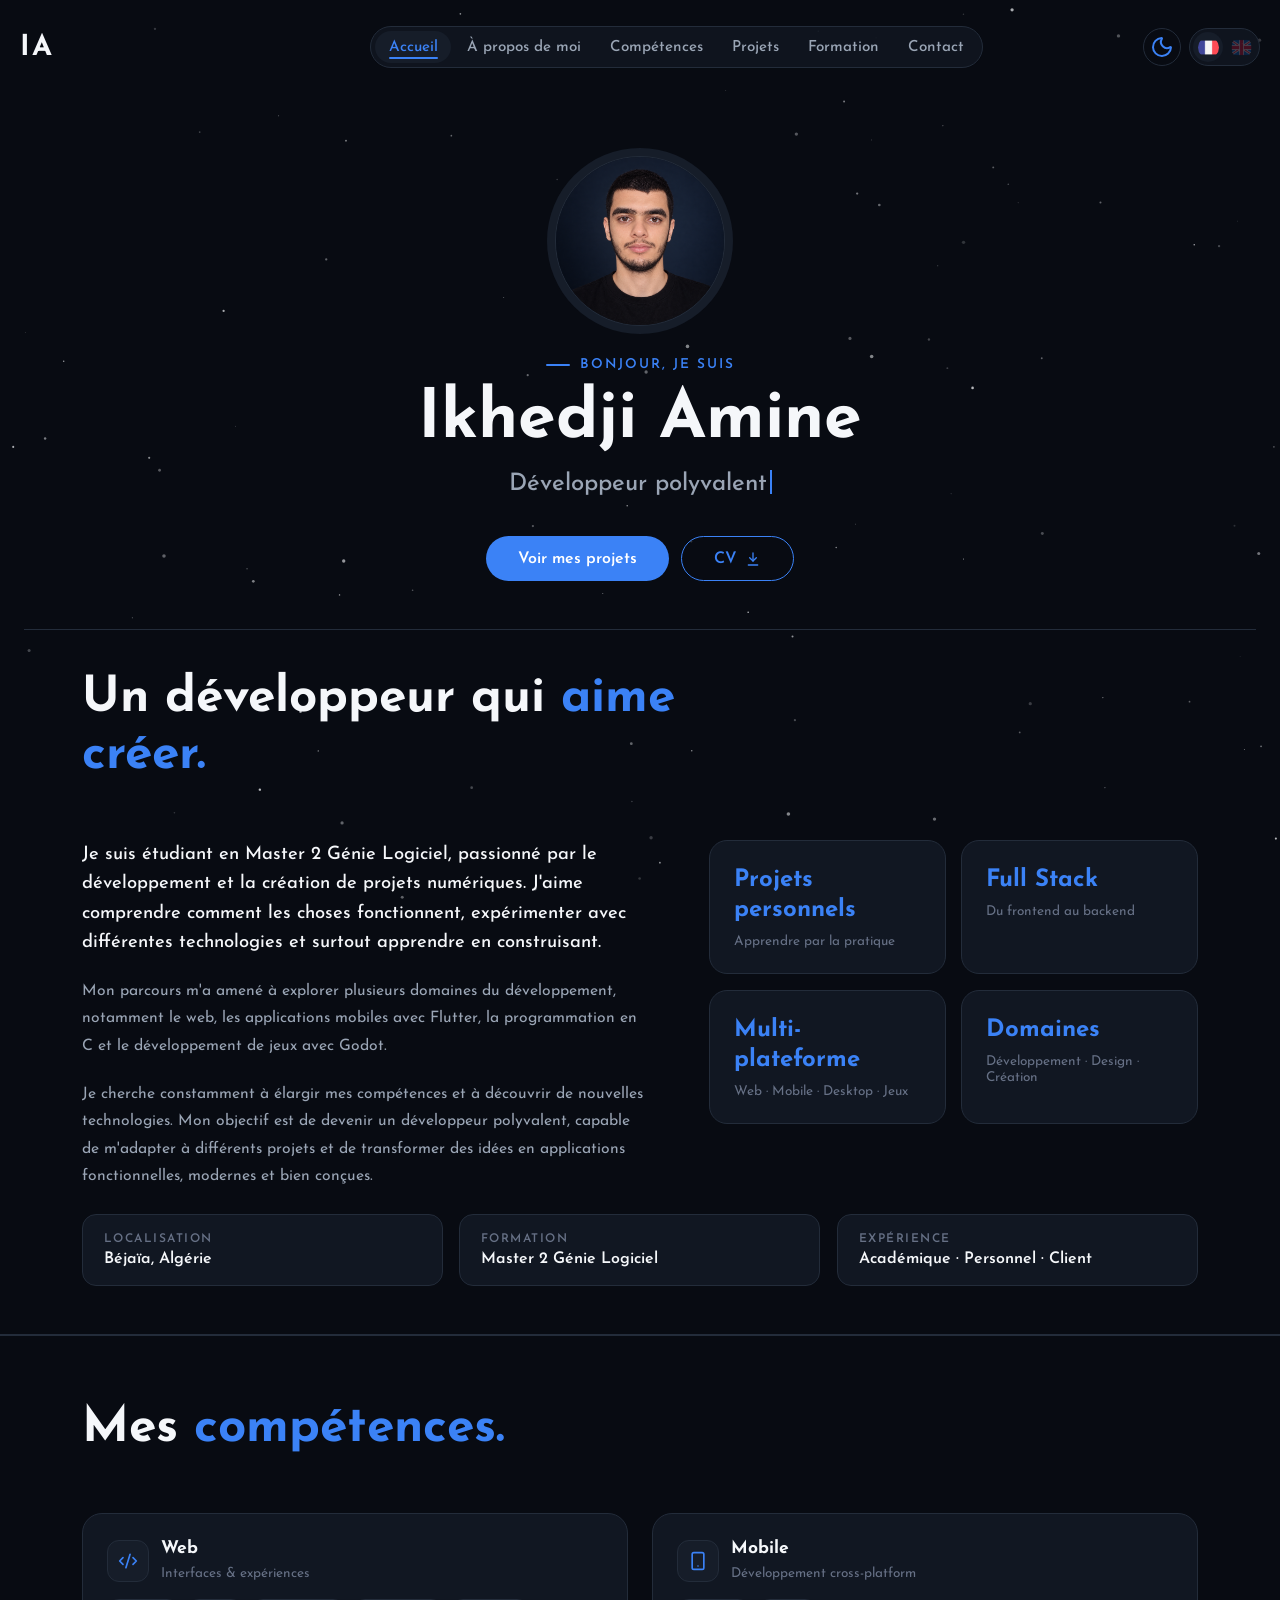
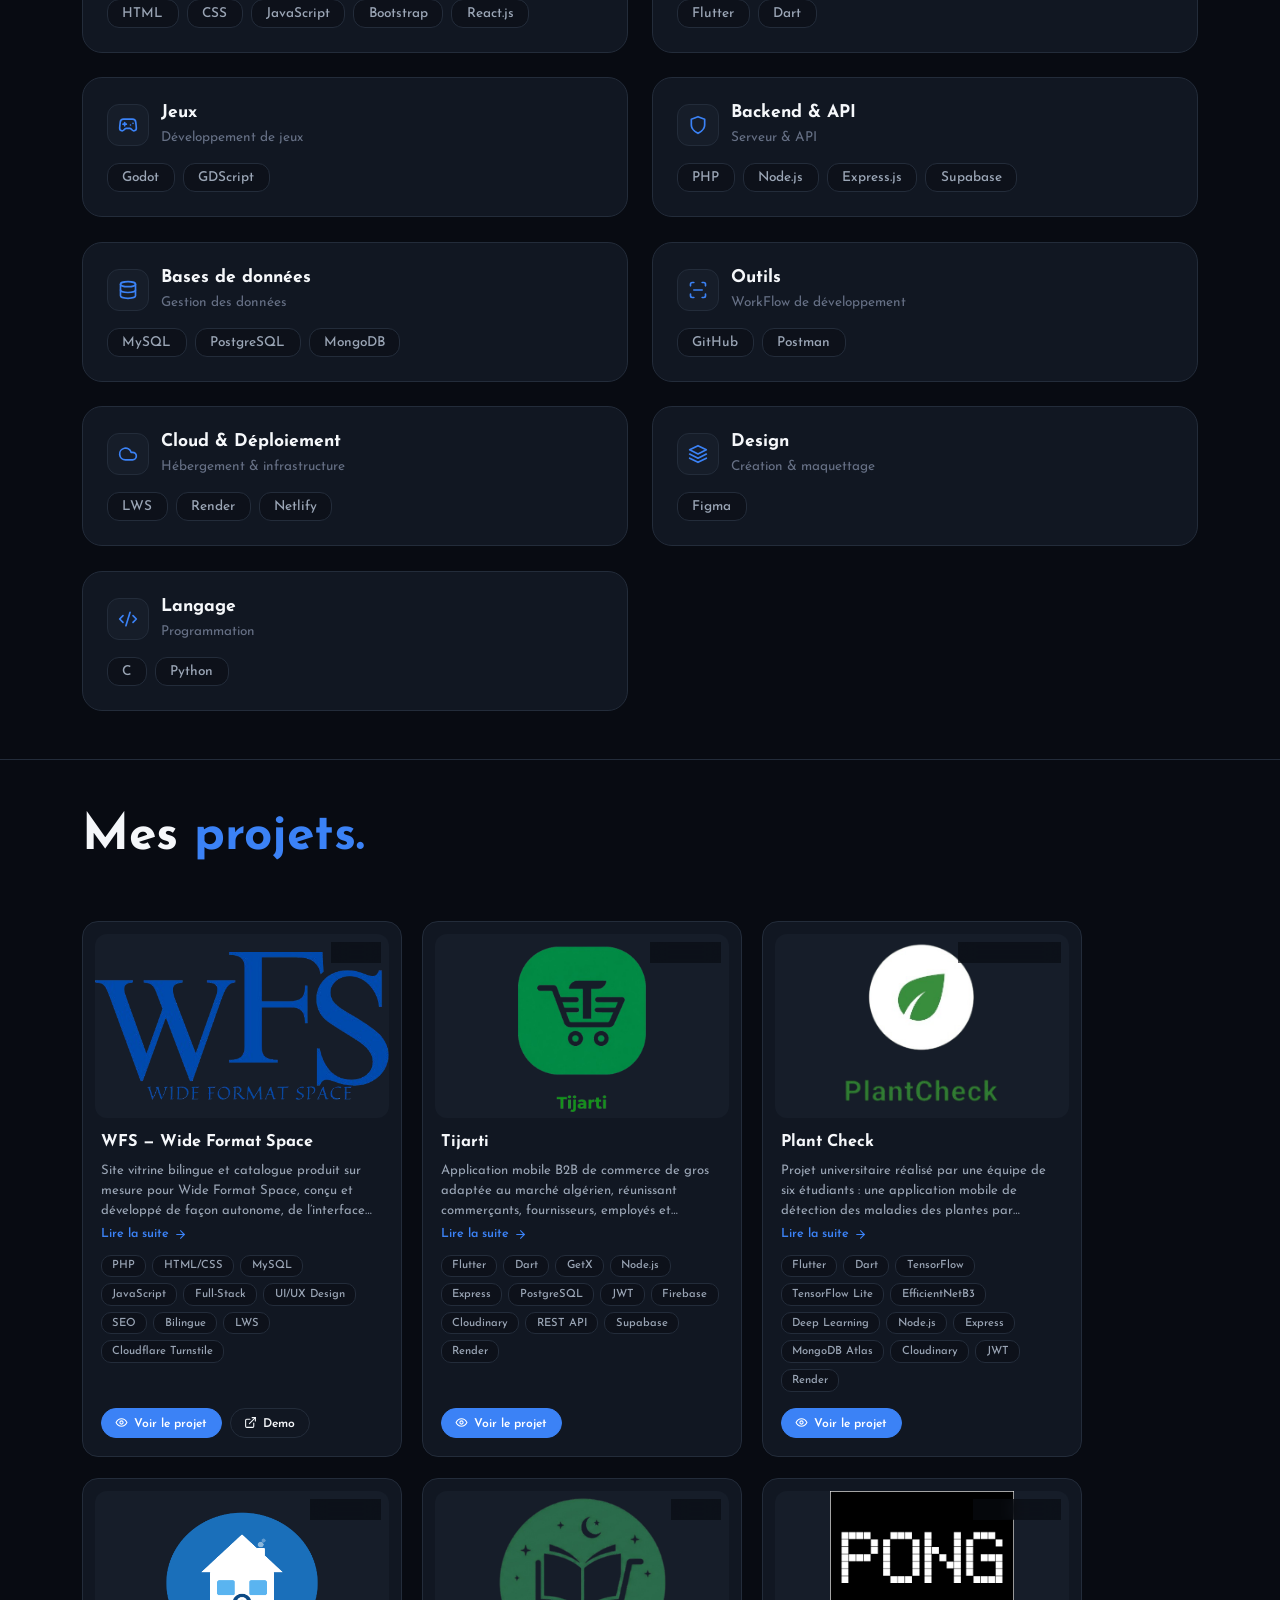
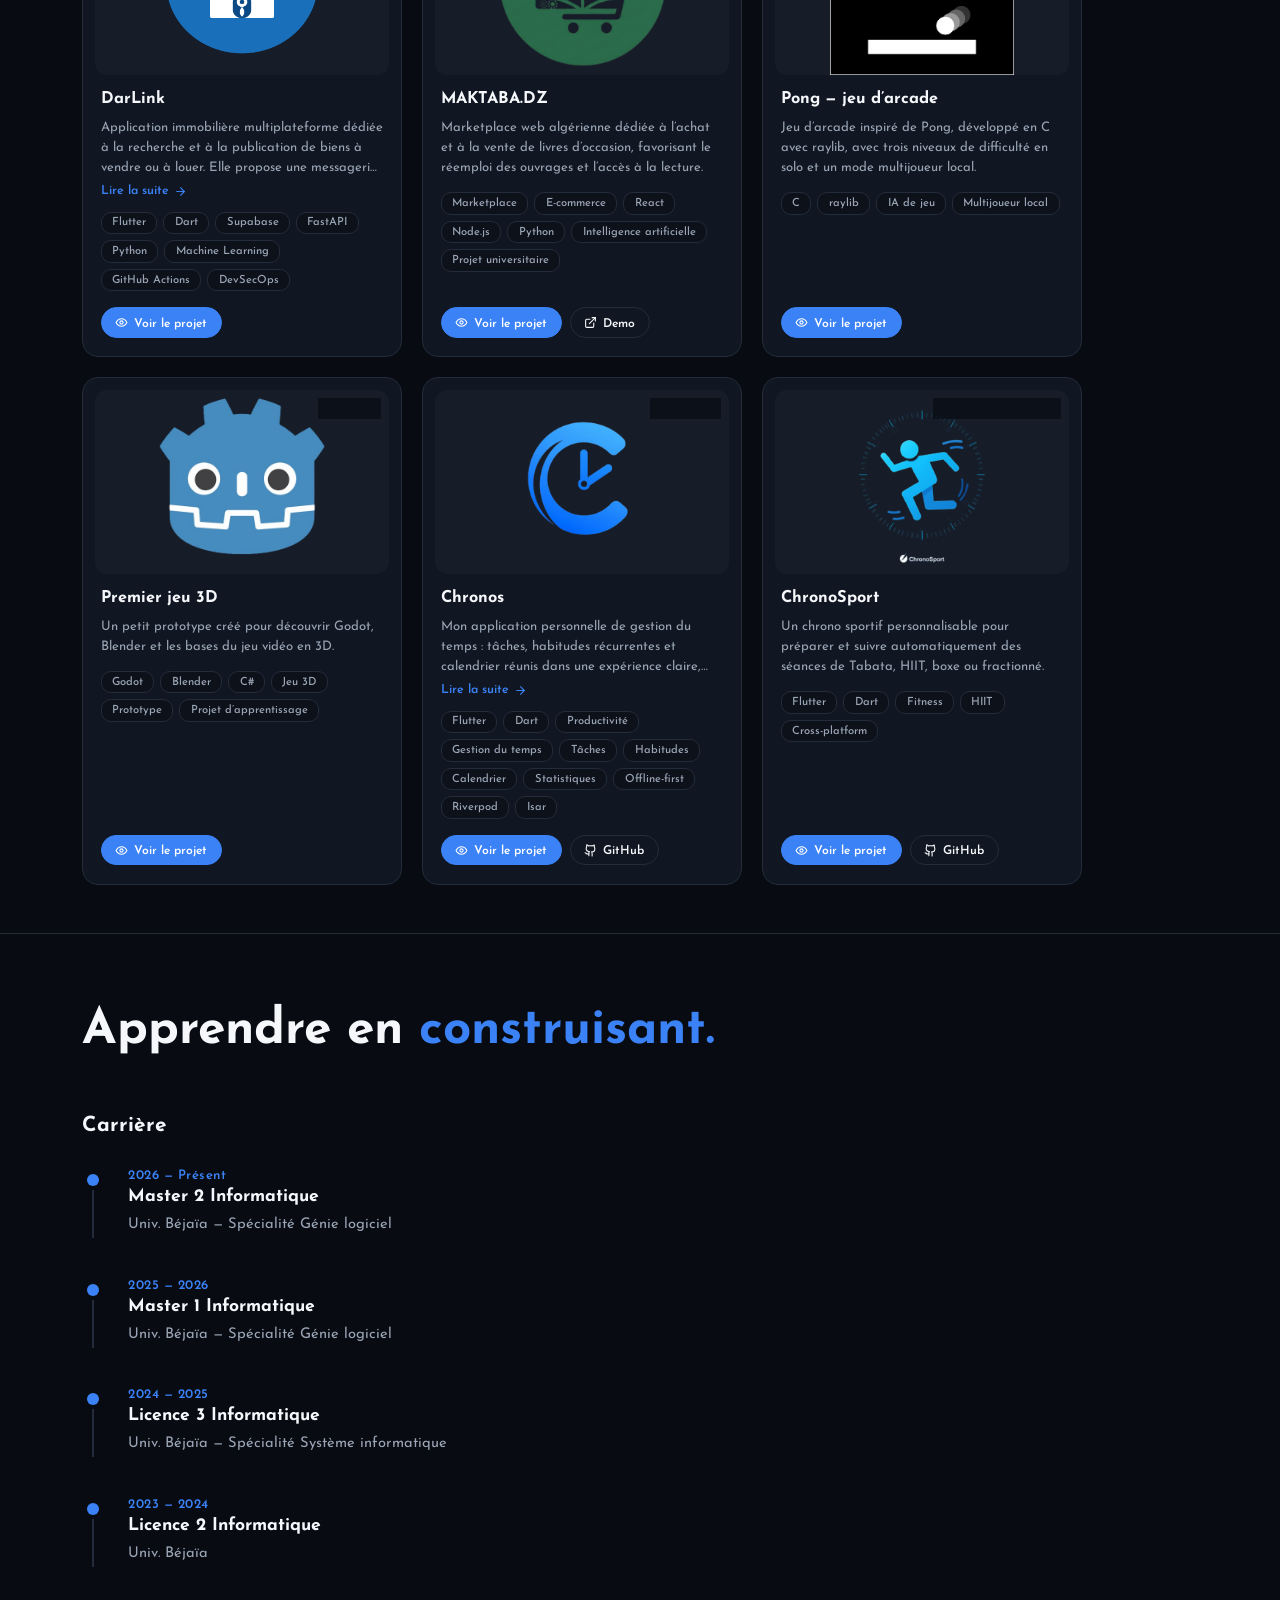
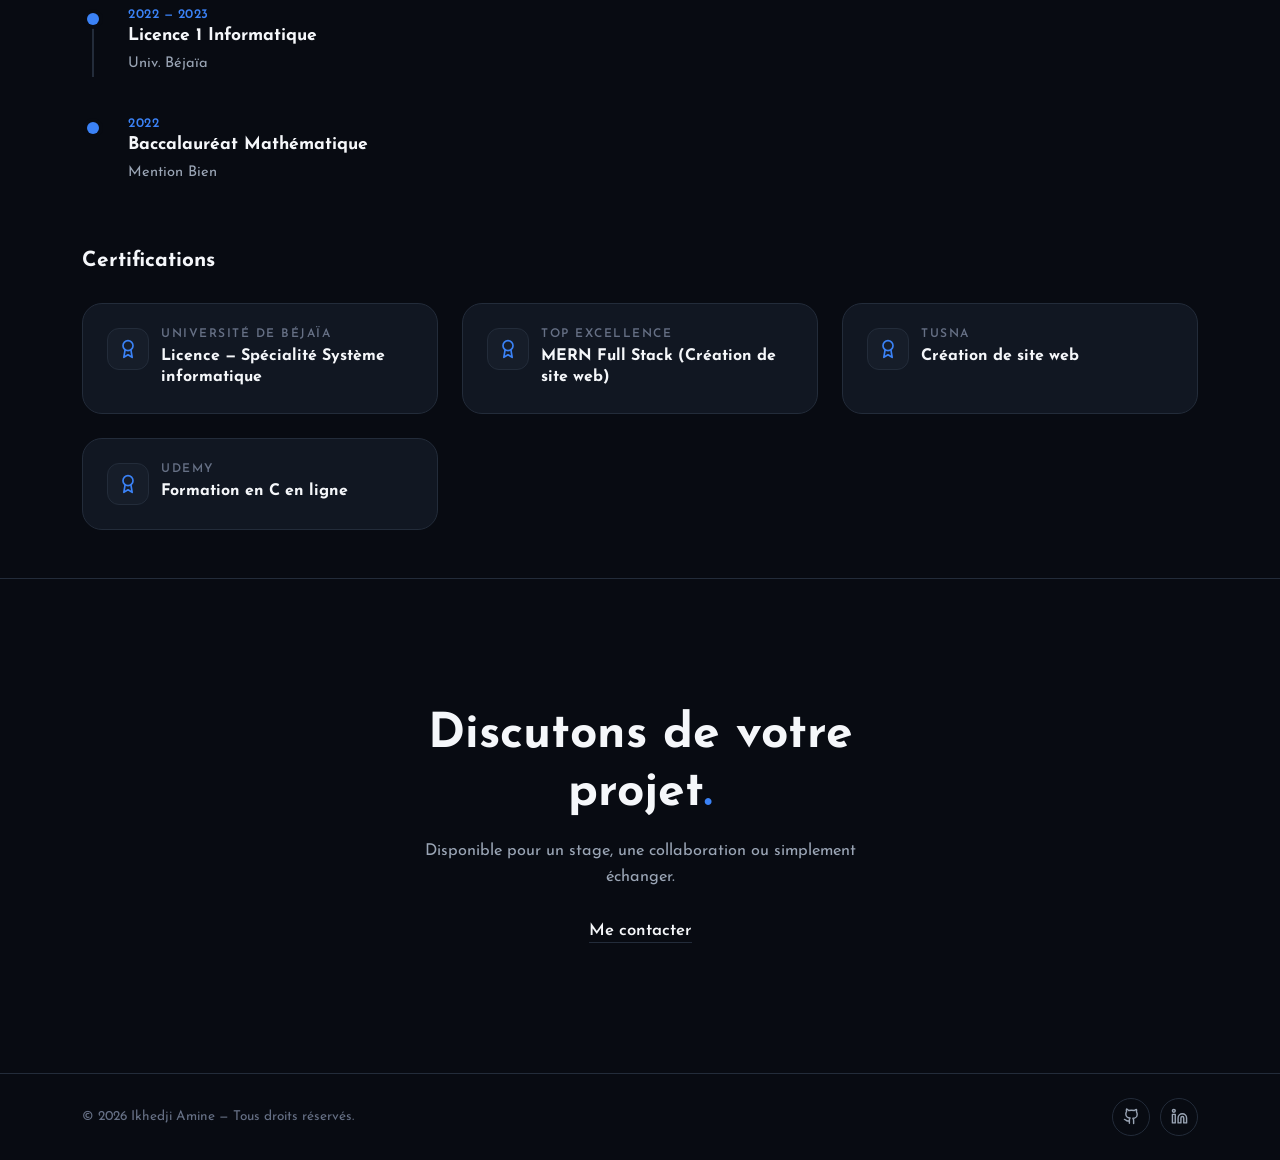
<file: index.html>
<!doctype html>
<html lang="fr">
  <head>
    <meta charset="UTF-8" />
    <meta name="viewport" content="width=device-width, initial-scale=1.0" />
    <script>
      (function () {
        try {
          if (localStorage.getItem("theme") === "light") {
            document.documentElement.dataset.theme = "light";
          }
        } catch (e) {}
      })();
    </script>
    <title>Portfolio - Ikhedji Amine</title>
    <meta
      name="description"
      content="Découvrez le portfolio d'Ikhedji Amine : projets, compétences et parcours en développement web, mobile et logiciel."
    />
    <link rel="icon" type="image/png" href="assets/favicon.png" />
    <meta property="og:type" content="website" />
    <meta property="og:title" content="Portfolio - Ikhedji Amine" />
    <meta
      property="og:description"
      content="Découvrez mes projets, mes compétences et mon parcours en développement web, mobile et logiciel."
    />
    <meta
      property="og:url"
      content="https://amineikhedji.github.io/Portfolio/"
    />
    <meta
      property="og:image"
      content="https://amineikhedji.github.io/Portfolio/assets/favicon.png"
    />
    <meta name="twitter:card" content="summary" />
    <link rel="stylesheet" href="css/style.css" />
    <link rel="stylesheet" href="css/navbar.css" />
    <link rel="stylesheet" href="css/hero.css" />
    <link rel="stylesheet" href="css/apropos.css" />
    <link rel="stylesheet" href="css/competences.css" />
    <link rel="stylesheet" href="css/projets.css" />
    <link rel="stylesheet" href="css/formation.css" />
    <link rel="stylesheet" href="css/contact.css" />
    <link rel="stylesheet" href="css/scroll-reveal.css" />
    <link rel="stylesheet" href="css/starfield.css" />
  </head>
  <body>
    <div class="splash-screen" id="splashScreen" aria-hidden="true">
      <span class="splash-logo">IA.</span>
    </div>
    <nav class="navbar">
      <div class="navbar-container">
        <a href="#accueil" class="logo" id="logo">
          <span class="logo-text" id="logoText">IA</span>
        </a>
        <div class="nav-links-container">
          <ul class="nav-links" id="navLinks">
            <li>
              <a href="#accueil" class="nav-link active" data-i18n="nav.home"
                >Accueil</a
              >
            </li>
            <li>
              <a href="#apropos" class="nav-link" data-i18n="nav.about"
                >À propos de moi</a
              >
            </li>
            <li>
              <a href="#competences" class="nav-link" data-i18n="nav.skills"
                >Compétences</a
              >
            </li>
            <li>
              <a href="#projets" class="nav-link" data-i18n="nav.projects"
                >Projets</a
              >
            </li>
            <li>
              <a href="#formation" class="nav-link" data-i18n="nav.education"
                >Formation</a
              >
            </li>
            <li>
              <a href="#contact" class="nav-link" data-i18n="nav.contact"
                >Contact</a
              >
            </li>
          </ul>
        </div>
        <div class="navbar-controls">
          <button
            class="theme-toggle"
            id="themeToggle"
            aria-label="Changer de thème"
          >
            <span class="theme-icon" aria-hidden="true">
              <svg
                class="theme-icon-moon"
                xmlns="http://www.w3.org/2000/svg"
                width="24"
                height="24"
                viewBox="0 0 24 24"
                fill="none"
                stroke="#3b82f6"
                stroke-width="2"
                stroke-linecap="round"
                stroke-linejoin="round"
              >
                <path
                  d="M20.985 12.486a9 9 0 1 1-9.473-9.472c.405-.022.617.46.402.803a6 6 0 0 0 8.268 8.268c.344-.215.825-.004.803.401"
                />
              </svg>
              <svg
                class="theme-icon-sun"
                xmlns="http://www.w3.org/2000/svg"
                width="24"
                height="24"
                viewBox="0 0 24 24"
                fill="none"
                stroke="#2563eb"
                stroke-width="2"
                stroke-linecap="round"
                stroke-linejoin="round"
              >
                <circle cx="12" cy="12" r="4" />
                <path d="M12 2v2" />
                <path d="M12 20v2" />
                <path d="m4.93 4.93 1.41 1.41" />
                <path d="m17.66 17.66 1.41 1.41" />
                <path d="M2 12h2" />
                <path d="M20 12h2" />
                <path d="m6.34 17.66-1.41 1.41" />
                <path d="m19.07 4.93-1.41 1.41" />
              </svg>
            </span>
          </button>
          <div
            class="language-toggle"
            role="group"
            aria-label="Choisir la langue"
          >
            <button
              class="language-option active"
              type="button"
              data-language="fr"
              aria-label="Français"
              aria-pressed="true"
            >
              <img src="assets/Drapeaux/france.png" alt="Français" />
            </button>
            <button
              class="language-option"
              type="button"
              data-language="en"
              aria-label="English"
              aria-pressed="false"
            >
              <img src="assets/Drapeaux/royaume-uni.png" alt="English" />
            </button>
          </div>
        </div>
        <button
          class="burger-menu"
          id="burgerMenu"
          aria-label="Menu"
          aria-expanded="false"
        >
          <span class="burger-line"></span><span class="burger-line"></span
          ><span class="burger-line"></span>
        </button>
      </div>
    </nav>
    <main>
      <section id="accueil" class="hero">
        <div class="hero-content" data-reveal-group>
          <div class="hero-avatar" data-reveal="scale">
            <img src="assets/hero.png" alt="Photo de Ikhedji Amine" />
          </div>
          <p class="hero-eyebrow" data-reveal="up">
            <span class="hero-eyebrow-line" aria-hidden="true"></span>
            <span data-i18n="hero.eyebrow">Bonjour, je suis</span>
          </p>
          <h1 class="hero-title" data-reveal="up">Ikhedji Amine</h1>
          <p class="hero-role" data-reveal="up">
            <span id="heroRoleText"></span
            ><span class="hero-cursor" aria-hidden="true"></span>
          </p>
          <div class="hero-actions" data-reveal="up">
            <a href="#projets" class="hero-cta" data-i18n="hero.cta_primary"
              >Voir mes projets</a
            >
            <a
              href="assets/CV/CV-IKHEDJI_Amine.pdf"
              class="hero-cta hero-cta-secondary"
              download="CV-Ikhedji-Amine.pdf"
              aria-label="Télécharger mon CV"
              ><span data-i18n="hero.cta_secondary">CV</span>
              <svg
                class="hero-cta-icon"
                xmlns="http://www.w3.org/2000/svg"
                viewBox="0 0 24 24"
                fill="none"
                stroke="currentColor"
                stroke-width="2"
                stroke-linecap="round"
                stroke-linejoin="round"
                aria-hidden="true"
              >
                <path d="M12 3v12" />
                <path d="m7 10 5 5 5-5" />
                <path d="M5 21h14" /></svg
            ></a>
          </div>
        </div>
        <div class="hero-divider" data-reveal="line" aria-hidden="true"></div>
      </section>

      <section id="apropos">
        <div class="apropos-container">
          <h2 class="apropos-title" data-reveal="fade" data-i18n="about.title">
            Un développeur qui <span class="accent">aime créer.</span>
          </h2>

          <div class="apropos-grid">
            <div class="apropos-text" data-reveal-group>
              <p class="apropos-lead" data-reveal="up" data-i18n="about.lead">
                Je suis étudiant en Master 2 Génie Logiciel, passionné par le
                développement et la création de projets numériques. J'aime
                comprendre comment les choses fonctionnent, expérimenter avec
                différentes technologies et surtout apprendre en construisant.
              </p>
              <p data-reveal="up" data-i18n="about.p1">
                Mon parcours m'a amené à explorer plusieurs domaines du
                développement, notamment le web, les applications mobiles avec
                Flutter, la programmation en C et le développement de jeux avec
                Godot.
              </p>
              <p data-reveal="up" data-i18n="about.p2">
                Je cherche constamment à élargir mes compétences et à découvrir
                de nouvelles technologies. Mon objectif est de devenir un
                développeur polyvalent, capable de m'adapter à différents
                projets et de transformer des idées en applications
                fonctionnelles, modernes et bien conçues.
              </p>
            </div>

            <div class="apropos-stats" data-reveal-group>
              <div class="apropos-stat-card" data-reveal="up">
                <span
                  class="apropos-stat-number"
                  data-i18n="about.stats.card1.number"
                  >Projets personnels</span
                >
                <span
                  class="apropos-stat-label"
                  data-i18n="about.stats.card1.label"
                  >Apprendre par la pratique</span
                >
              </div>
              <div class="apropos-stat-card" data-reveal="up">
                <span
                  class="apropos-stat-number"
                  data-i18n="about.stats.card2.number"
                  >Full Stack</span
                >
                <span
                  class="apropos-stat-label"
                  data-i18n="about.stats.card2.label"
                  >Du frontend au backend</span
                >
              </div>
              <div class="apropos-stat-card" data-reveal="up">
                <span
                  class="apropos-stat-number"
                  data-i18n="about.stats.card3.number"
                  >Multi-plateforme</span
                >
                <span
                  class="apropos-stat-label"
                  data-i18n="about.stats.card3.label"
                  >Web · Mobile · Desktop · Jeux</span
                >
              </div>
              <div class="apropos-stat-card" data-reveal="up">
                <span
                  class="apropos-stat-number"
                  data-i18n="about.stats.card4.number"
                  >Domaines</span
                >
                <span
                  class="apropos-stat-label"
                  data-i18n="about.stats.card4.label"
                  >Développement · Design · Création</span
                >
              </div>
            </div>
          </div>

          <div class="apropos-meta" data-reveal-group>
            <div class="apropos-meta-item" data-reveal="up">
              <span class="apropos-meta-label" data-i18n="about.meta.location"
                >Localisation</span
              >
              <span
                class="apropos-meta-value"
                data-i18n="about.meta.location_value"
                >Béjaïa, Algérie</span
              >
            </div>
            <div class="apropos-meta-item" data-reveal="up">
              <span class="apropos-meta-label" data-i18n="about.meta.education"
                >Formation</span
              >
              <span
                class="apropos-meta-value"
                data-i18n="about.meta.education_value"
                >Master 2 Génie Logiciel</span
              >
            </div>
            <div class="apropos-meta-item" data-reveal="up">
              <span class="apropos-meta-label" data-i18n="about.meta.experience"
                >Expérience</span
              >
              <span
                class="apropos-meta-value"
                data-i18n="about.meta.experience_value"
                >Académique · Personnel · Client</span
              >
            </div>
          </div>

          <hr class="apropos-divider" />
        </div>
      </section>

      <section id="competences">
        <div class="competences-container">
          <h2
            class="competences-title"
            data-reveal="up"
            data-i18n="skills.title"
          >
            Mes <span class="accent">compétences.</span>
          </h2>
          <div class="competences-grid" id="competencesGrid" data-reveal-group>
          </div>
        </div>
        <div class="hero-divider" data-reveal="line" aria-hidden="true"></div>
      </section>

      <section id="projets">
        <div class="projets-container">
          <h2
            class="projets-title"
            data-reveal="fade"
            data-i18n="projects.title"
          >
            Mes <span class="accent">projets.</span>
          </h2>
          <div class="projets-grid" id="projetsGrid" data-reveal-group>
          </div>
        </div>
        <div class="hero-divider" data-reveal="line" aria-hidden="true"></div>
      </section>

      <section id="formation">
        <div class="formation-container">
          <div class="formation-eyebrow" data-reveal="up"></div>
          <h2
            class="formation-title"
            data-reveal="fade"
            data-i18n="education.title"
          >
            Apprendre en <span class="accent">construisant.</span>
          </h2>

          <div class="formation-block">
            <h3
              class="formation-block-title"
              data-reveal="up"
              data-i18n="education.career_title"
            >
              Carrière
            </h3>
            <div
              class="formation-timeline"
              id="formationTimeline"
              data-reveal-group
            >
            </div>
          </div>

          <div class="formation-block">
            <h3
              class="formation-block-title"
              data-reveal="up"
              data-i18n="education.certifications_title"
            >
              Certifications
            </h3>
            <div
              class="certifications-grid"
              id="certificationsGrid"
              data-reveal-group
            >
            </div>
          </div>
        </div>
        <div class="hero-divider" data-reveal="line" aria-hidden="true"></div>
      </section>
      <section id="contact" class="contact">
        <div class="contact-container">
          <h2
            class="contact-title"
            data-reveal="fade"
            data-i18n="contact.title"
          >
            Discutons de votre projet<span class="accent">.</span>
          </h2>
          <p
            class="contact-subtitle"
            data-reveal="up"
            data-i18n="contact.subtitle"
          >
            Disponible pour un stage, une collaboration ou simplement échanger.
          </p>
          <button
            class="contact-reveal-button"
            id="contact-reveal-button"
            type="button"
            data-reveal="up"
            data-i18n="contact.revealButton"
          >
            Révéler mon adresse e-mail
          </button>
          <div
            id="contact-turnstile"
            class="contact-turnstile"
            hidden
          ></div>
          <p
            id="contact-status"
            class="contact-status"
            role="status"
            aria-live="polite"
          ></p>
          <a
            class="contact-email"
            id="contact-email"
            target="_blank"
            rel="noopener noreferrer"
            hidden
          ></a>
        </div>
      </section>
    </main>

    <footer class="site-footer">
      <div class="site-footer-container">
        <p class="site-footer-copyright" data-i18n="footer.copyright">
          &copy; <span id="footerYear">2026</span> Ikhedji Amine &mdash; Tous
          droits réservés.
        </p>
        <div class="site-footer-socials">
          <a
            class="site-footer-social-link"
            href="https://github.com/AmineIkhedji"
            target="_blank"
            rel="noopener"
            aria-label="GitHub"
          >
            <svg
              xmlns="http://www.w3.org/2000/svg"
              viewBox="0 0 24 24"
              fill="none"
              stroke-width="2"
              stroke-linecap="round"
              stroke-linejoin="round"
            >
              <path
                d="M15 22v-4a4.8 4.8 0 0 0-1-3.5c3 0 6-2 6-5.5.08-1.25-.27-2.48-1-3.5.28-1.15.28-2.35 0-3.5 0 0-1 0-3 1.5-2.64-.5-5.36-.5-8 0C6 1.5 5 1.5 5 1.5c-.3 1.15-.3 2.35 0 3.5A5.4 5.4 0 0 0 4 8.5c0 3.5 3 5.5 6 5.5a4.8 4.8 0 0 0-1 3.5v4"
              />
              <path d="M9 18c-4.51 2-5-2-7-2" />
            </svg>
          </a>
          <a
            class="site-footer-social-link"
            href="https://www.linkedin.com/in/ikhedji-amine-881551444/"
            target="_blank"
            rel="noopener"
            aria-label="LinkedIn"
          >
            <svg
              xmlns="http://www.w3.org/2000/svg"
              viewBox="0 0 24 24"
              fill="none"
              stroke-width="2"
              stroke-linecap="round"
              stroke-linejoin="round"
            >
              <path
                d="M16 8a6 6 0 0 1 6 6v7h-4v-7a2 2 0 0 0-2-2 2 2 0 0 0-2 2v7h-4v-7a6 6 0 0 1 6-6z"
              />
              <rect width="4" height="12" x="2" y="9" />
              <circle cx="4" cy="4" r="2" />
            </svg>
          </a>
        </div>
      </div>
    </footer>

    <script>
      document.getElementById("footerYear").textContent =
        new Date().getFullYear();
    </script>

    <script src="js/translations.js"></script>
    <script src="js/language.js"></script>
    <script src="js/splash.js"></script>
    <script src="js/navbar.js"></script>
    <script src="js/hero_data.js"></script>
    <script src="js/hero.js"></script>
    <script src="js/competences_data.js"></script>
    <script src="js/competences.js"></script>
    <script src="js/projets_data.js"></script>
    <script src="js/projets.js"></script>
    <script src="js/formation_data.js"></script>
    <script src="js/formation.js"></script>
    <script src="js/scroll-reveal.js"></script>
    <script src="js/starfield.js"></script>
    <script src="js/contact-config.js"></script>
    <script src="js/contact.js"></script>
  </body>
</html>
</file>
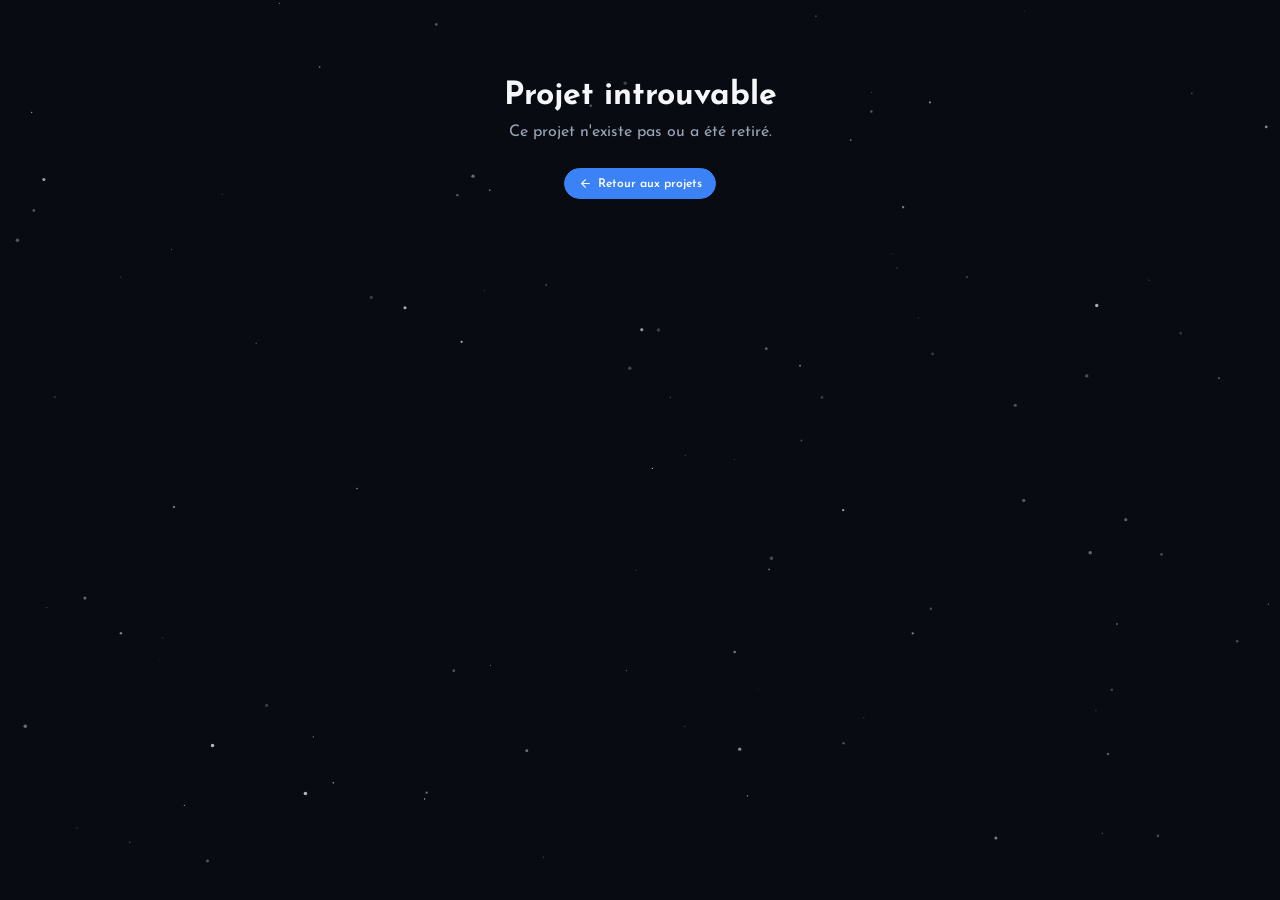
<file: projet.html>
<!doctype html>
<html lang="fr">
  <head>
    <meta charset="UTF-8" />
    <meta name="viewport" content="width=device-width, initial-scale=1.0" />
    <script>
      (function () {
        try {
          if (localStorage.getItem("theme") === "light") {
            document.documentElement.dataset.theme = "light";
          }
        } catch (e) {}
      })();
    </script>
    <title>Projet - Ikhedji Amine</title>
    <meta
      name="description"
      content="Découvrez les projets réalisés par Ikhedji Amine en développement web, mobile et logiciel."
    />
    <link rel="icon" type="image/png" href="assets/favicon.png" />
    <meta property="og:type" content="website" />
    <meta property="og:title" content="Projets - Ikhedji Amine" />
    <meta
      property="og:description"
      content="Découvrez les projets réalisés par Ikhedji Amine en développement web, mobile et logiciel."
    />
    <meta
      property="og:url"
      content="https://amineikhedji.github.io/Portfolio/projet.html"
    />
    <meta
      property="og:image"
      content="https://amineikhedji.github.io/Portfolio/assets/favicon.png"
    />
    <meta name="twitter:card" content="summary" />
    <link rel="stylesheet" href="css/style.css" />
    <link rel="stylesheet" href="css/projets.css" />
    <link rel="stylesheet" href="css/projet-page.css" />
    <link rel="stylesheet" href="css/starfield.css" />
  </head>
  <body class="no-navbar">
    <main>
      <section id="projet-detail">
        <div class="pp" id="projetPage"></div>
      </section>
    </main>

    <script src="js/translations.js"></script>
    <script src="js/language.js"></script>
    <script src="js/projets_data.js"></script>
    <script src="js/projet-page.js"></script>
    <script src="js/starfield.js"></script>
  </body>
</html>
</file>
<file: css/style.css>
@import url("https://fonts.googleapis.com/css2?family=Josefin+Sans:wght@100;200;300;400;500;600;700&display=swap");

:root {
  --font-main: "Josefin Sans", sans-serif;

  --color-bg: #080b12;
  --color-bg-secondary: #0d111a;
  --color-surface: #111722;
  --color-surface-secondary: #161d29;
  --color-border: #232c3a;
  --color-text-primary: #f5f7fa;
  --color-text-secondary: #9aa5b5;
  --color-text-muted: #667085;
  --color-accent: #3b82f6;
  --color-accent-hover: #60a5fa;
  --color-navbar-bg: rgba(17, 23, 34, 0.85);
  --scrollbar-track: rgba(148, 163, 184, 0.12);
  --scrollbar-thumb: rgba(96, 165, 250, 0.75);
  --scrollbar-thumb-hover: rgba(96, 165, 250, 1);

  --transition-smooth: all 0.3s ease;
}

[data-theme="light"] {
  --color-bg: #f7f8fa;
  --color-bg-secondary: #eef1f5;
  --color-surface: #ffffff;
  --color-surface-secondary: #f4f6f8;
  --color-border: #dde2e8;
  --color-text-primary: #101828;
  --color-text-secondary: #475467;
  --color-text-muted: #667085;
  --color-accent: #2563eb;
  --color-accent-hover: #1d4ed8;
  --color-navbar-bg: rgba(255, 255, 255, 0.9);
  --scrollbar-track: rgba(15, 23, 42, 0.08);
  --scrollbar-thumb: rgba(37, 99, 235, 0.6);
  --scrollbar-thumb-hover: rgba(37, 99, 235, 0.85);
}

@media (prefers-reduced-motion: reduce) {
  ::view-transition-group(*),
  ::view-transition-old(*),
  ::view-transition-new(*) {
    animation: none !important;
  }
}

html {
  font-family: var(--font-main);
  scroll-behavior: smooth;
  box-sizing: border-box;
  overflow-x: hidden;
  scrollbar-width: thin;
  scrollbar-color: var(--scrollbar-thumb) var(--scrollbar-track);
}

html::-webkit-scrollbar,
body::-webkit-scrollbar {
  width: 8px;
  height: 8px;
}

html::-webkit-scrollbar-track,
body::-webkit-scrollbar-track {
  background: var(--scrollbar-track);
}

html::-webkit-scrollbar-thumb,
body::-webkit-scrollbar-thumb {
  background: var(--scrollbar-thumb);
  border-radius: 999px;
  border: 2px solid transparent;
  background-clip: padding-box;
  transition:
    background 0.25s ease,
    transform 0.25s ease;
}

html::-webkit-scrollbar-thumb:hover,
body::-webkit-scrollbar-thumb:hover {
  background: var(--scrollbar-thumb-hover);
  background-clip: padding-box;
}

*,
*::before,
*::after {
  box-sizing: inherit;
}

body {
  margin: 0;
  font-family: var(--font-main);
  background-color: var(--color-bg);
  color: var(--color-text-primary);
  transition: var(--transition-smooth);
}

main {
  padding-top: 100px;
}

section {
  scroll-margin-top: 100px;
}

@media screen and (max-width: 900px) {
  main {
    padding-top: 86px;
  }

  section {
    scroll-margin-top: 86px;
  }
}

@media screen and (max-width: 480px) {
  main {
    padding-top: 74px;
  }

  section {
    scroll-margin-top: 74px;
  }
}

body.splash-active {
  overflow: hidden;
  height: 100vh;
}

.splash-screen {
  position: fixed;
  inset: 0;
  z-index: 9999;
  display: flex;
  align-items: center;
  justify-content: center;
  background-color: var(--color-bg);
  transition: transform 0.9s cubic-bezier(0.65, 0, 0.35, 1);
  will-change: transform;
}

html.skip-splash .splash-screen {
  display: none;
}

.splash-screen.splash-hide {
  transform: translateY(-100%);
}

.splash-logo {
  font-family: var(--font-main);
  font-size: 4rem;
  font-weight: 700;
  letter-spacing: 4px;
  color: var(--color-text-primary);
  opacity: 0;
  transform: translateY(10px);
  animation: splash-logo-in 0.6s ease forwards 0.15s;
}

@keyframes splash-logo-in {
  to {
    opacity: 1;
    transform: translateY(0);
  }
}

@media screen and (max-width: 480px) {
  .splash-logo {
    font-size: 2.75rem;
  }
}
</file>
<file: css/navbar.css>
/* ==================== NAVBAR ==================== */

.navbar {
  position: fixed;
  top: 20px;
  left: 20px;
  right: 20px;
  z-index: 1000;
}

.navbar-container {
  display: flex;
  align-items: center;
  justify-content: space-between;
  gap: 25px;
  min-height: 54px;
  min-width: 0;
}

/* ==================== LOGO ==================== */

.logo {
  width: 190px;
  flex-shrink: 0;
  font-size: 1.8rem;
  font-weight: 700;
  color: var(--color-text-primary);
  text-decoration: none;
  cursor: pointer;
  user-select: none;
  letter-spacing: 2px;
  white-space: nowrap;
}

.logo-text {
  display: inline-block;
}

.logo:hover .logo-text {
  color: var(--color-accent);
}

/* ==================== BULLE DES PAGES ==================== */

.nav-links-container {
  display: flex;
  align-items: center;
  padding: 4px;
  background-color: var(--color-navbar-bg);
  border: 1px solid var(--color-border);
  border-radius: 50px;
  flex-shrink: 0;
  backdrop-filter: blur(15px);
  -webkit-backdrop-filter: blur(15px);
}

/* ==================== LIENS ==================== */

.nav-links {
  display: flex;
  align-items: center;
  list-style: none;
  margin: 0;
  padding: 0;
  gap: 2px;
}

.nav-link {
  display: block;
  position: relative;
  color: var(--color-text-secondary);
  text-decoration: none;
  font-size: 0.95rem;
  font-weight: 500;
  padding: 0.55rem 0.85rem;
  border-radius: 50px;
  white-space: nowrap;
  transition:
    color 0.3s ease,
    background-color 0.3s ease;
}

.nav-link::after {
  content: "";
  position: absolute;
  left: 0.85rem;
  right: 0.85rem;
  bottom: 4px;
  height: 2px;
  background-color: var(--color-accent);
  border-radius: 2px;
  transform: scaleX(0);
  transform-origin: center;
  transition: transform 0.25s ease;
}

.nav-link:hover::after,
.nav-link.active::after {
  transform: scaleX(1);
}

.nav-link:hover,
.nav-link.active {
  color: var(--color-accent);
  background-color: var(--color-surface-secondary);
}

/* ==================== CONTROLES ==================== */

.navbar-controls {
  display: flex;
  align-items: center;
  gap: 0.5rem;
  flex-shrink: 0;
}

.theme-toggle {
  width: 38px;
  height: 38px;
  display: flex;
  justify-content: center;
  align-items: center;
  background-color: transparent;
  border: 1px solid var(--color-border);
  border-radius: 50%;
  cursor: pointer;
  transition: var(--transition-smooth);
  font-size: 1.1rem;
}

.language-toggle {
  display: flex;
  align-items: center;
  gap: 3px;
  padding: 3px;
  background-color: var(--color-navbar-bg);
  border: 1px solid var(--color-border);
  border-radius: 50px;
}

.language-option {
  width: 30px;
  height: 30px;
  display: flex;
  justify-content: center;
  align-items: center;
  padding: 0;
  background-color: transparent;
  border: 0;
  border-radius: 50%;
  cursor: pointer;
  opacity: 0.25;
  transition: var(--transition-smooth);
}

.language-option img {
  width: 21px;
  height: 21px;
  object-fit: cover;
  border-radius: 50%;
}

.language-option:hover,
.language-option.active {
  opacity: 1;
  background-color: var(--color-surface-secondary);
}

.theme-toggle:hover,
.language-toggle:hover {
  border-color: var(--color-accent);
  background-color: var(--color-surface);
}

.theme-icon {
  display: flex;
  width: 24px;
  height: 24px;
}

.theme-icon svg {
  display: none;
  width: 100%;
  height: 100%;
}

.theme-icon-moon {
  display: block !important;
}

[data-theme="light"] .theme-icon-moon {
  display: none !important;
}

[data-theme="light"] .theme-icon-sun {
  display: block !important;
}

/* ==================== ANIMATION TRANSITION THEME ==================== */

/* On désactive le cross-fade par défaut de la View Transitions API :
   l'animation est entièrement pilotée en JS via un clip-path circulaire
   parti du bouton de theme-toggle, qui "aspire" l'ancien thème. */
::view-transition-old(root),
::view-transition-new(root) {
  animation: none;
  mix-blend-mode: normal;
}

/* Par défaut (light -> dark) : l'ancien thème reste au-dessus le temps
   qu'il rétrécisse vers le bouton, pour révéler le nouveau thème dessous. */
::view-transition-old(root) {
  z-index: 2;
}

::view-transition-new(root) {
  z-index: 1;
}

/* dark -> light : on inverse l'empilement pour que le nouveau thème
   (light) sorte du bouton et recouvre progressivement l'ancien thème. */
html.theme-transition-reveal::view-transition-new(root) {
  z-index: 2;
}

html.theme-transition-reveal::view-transition-old(root) {
  z-index: 1;
}

/* ==================== MENU BURGER ==================== */

.burger-menu {
  display: none;
  flex-direction: column;
  justify-content: space-between;
  width: 30px;
  height: 21px;
  background: transparent;
  border: none;
  cursor: pointer;
  padding: 0;
  z-index: 1001;
}

.burger-line {
  display: block;
  width: 100%;
  height: 2px;
  background-color: var(--color-text-primary);
  border-radius: 2px;
  transform-origin: center;
  transition:
    transform 0.3s ease,
    opacity 0.3s ease;
}

/* Animation burger -> croix, calculée précisément à partir de la hauteur
   du burger (21px, 3 lignes de 2px réparties en space-between) pour que
   la croix soit parfaitement centrée et symétrique. */
.burger-menu.active .burger-line:nth-child(1) {
  transform: translateY(9.5px) rotate(45deg);
}

.burger-menu.active .burger-line:nth-child(2) {
  opacity: 0;
}

.burger-menu.active .burger-line:nth-child(3) {
  transform: translateY(-9.5px) rotate(-45deg);
}

/* ==================== RESPONSIVE ==================== */

@media screen and (max-width: 900px) {
  .navbar {
    left: 12px;
    right: 12px;
  }

  .navbar-container {
    gap: 12px;
  }

  .logo {
    width: auto;
    min-width: 0;
    flex: 1 1 auto;
    overflow: hidden;
  }

  .nav-links-container {
    padding: 0;
    background-color: transparent;
    border: none;
    backdrop-filter: none;
    -webkit-backdrop-filter: none;
  }

  .burger-menu {
    display: flex;
  }

  .nav-links {
    position: fixed;
    top: 86px;
    left: 0;
    width: 100vw;
    height: calc(100vh - 86px);
    background-color: var(--color-bg);
    flex-direction: column;
    justify-content: flex-start;
    align-items: center;
    padding-top: 2rem;
    gap: 1rem;
    transition: var(--transition-smooth);
    border-top: 1px solid var(--color-border);
    transform: translateX(-100%);
  }

  .nav-links.active {
    transform: translateX(0);
  }

  .nav-link {
    font-size: 1.2rem;
    padding: 1rem 2rem;
    width: 100%;
    text-align: center;
  }

  .nav-link::after {
    left: 30%;
    right: 30%;
  }

  .navbar-controls {
    margin-left: auto;
  }
}

@media screen and (max-width: 480px) {
  .navbar {
    top: 12px;
  }

  .nav-links {
    top: 74px;
    height: calc(100vh - 74px);
  }

  .logo {
    font-size: 1.5rem;
  }

  .navbar-controls {
    gap: 0.5rem;
  }

  .theme-toggle,
  .language-toggle {
    width: 35px;
    height: 35px;
    font-size: 1rem;
  }

  .language-toggle {
    width: auto;
  }

  .language-option {
    width: 27px;
    height: 27px;
  }

  .language-option img {
    width: 19px;
    height: 19px;
  }
}
</file>
<file: css/hero.css>
/* ==================== HERO / ACCUEIL ==================== */

.hero {
  display: flex;
  flex-direction: column;
  align-items: center;
  justify-content: flex-start;
  text-align: center;
  width: 100vw;
  margin-left: calc(50% - 50vw);
  padding: 3.5rem 1.5rem 3rem;
}

.hero-content {
  display: flex;
  flex-direction: column;
  align-items: center;
  max-width: 700px;
  position: relative;
}

.hero-section-label {
  margin: 0 0 1.5rem;
  align-self: flex-start;
  width: 100%;
  padding-left: 1.25rem;
}

/* ---------- Avatar en bulle ---------- */

.hero-avatar {
  width: 170px;
  height: 170px;
  border-radius: 50%;
  overflow: hidden;
  background-color: var(--color-surface);
  border: 1px solid var(--color-border);
  box-shadow: 0 0 0 8px var(--color-surface-secondary);
  margin-bottom: 2rem;
}

.hero-avatar img {
  width: 100%;
  height: 100%;
  object-fit: cover;
  display: block;
}

/* ---------- Eyebrow "Bonjour, je suis" ---------- */

.hero-eyebrow {
  display: flex;
  align-items: center;
  gap: 10px;
  margin: 0 0 0.75rem;
  color: var(--color-accent);
  font-size: 0.85rem;
  font-weight: 600;
  letter-spacing: 2px;
  text-transform: uppercase;
}

.hero-eyebrow-line {
  width: 24px;
  height: 2px;
  background-color: var(--color-accent);
  border-radius: 2px;
}

/* ---------- Titre ---------- */

.hero-title {
  margin: 0 0 0.75rem;
  font-size: clamp(2.5rem, 6vw, 4.25rem);
  font-weight: 700;
  line-height: 1.1;
  color: var(--color-text-primary);
}

/* ---------- Rôle (animation machine à écrire) ---------- */

.hero-role {
  margin: 0 0 1.75rem;
  font-size: clamp(1.1rem, 2.4vw, 1.5rem);
  font-weight: 500;
  color: var(--color-text-secondary);
  min-height: 1.6em;
}

.hero-cursor {
  display: inline-block;
  width: 2px;
  height: 1em;
  margin-left: 3px;
  background-color: var(--color-accent);
  vertical-align: -0.15em;
  animation: hero-cursor-blink 0.9s step-end infinite;
}

@keyframes hero-cursor-blink {
  0%,
  49% {
    opacity: 1;
  }
  50%,
  100% {
    opacity: 0;
  }
}

/* ---------- Bouton ---------- */

.hero-actions {
  display: flex;
  flex-wrap: wrap;
  justify-content: center;
  gap: 0.75rem;
}

.hero-cta {
  display: inline-flex;
  align-items: center;
  justify-content: center;
  gap: 0.5rem;
  padding: 0.85rem 2rem;
  background-color: var(--color-accent);
  color: #ffffff;
  font-size: 1rem;
  font-weight: 600;
  text-decoration: none;
  border-radius: 50px;
  transition: var(--transition-smooth);
}

.hero-cta:hover {
  background-color: var(--color-accent-hover);
  transform: translateY(-2px);
}

.hero-cta-secondary {
  background-color: transparent;
  border: 1px solid var(--color-accent);
  color: var(--color-accent);
}

.hero-cta-secondary:hover {
  background-color: var(--color-accent);
  color: #ffffff;
}

.hero-cta-icon {
  width: 1rem;
  height: 1rem;
  flex-shrink: 0;
}

/* ---------- Barre de séparation avec la section suivante ---------- */

.hero-divider {
  width: 100%;
  height: 1px;
  margin-top: 3rem;
  margin-bottom: -3rem;
  background-color: var(--color-border);
}

/* ==================== RESPONSIVE ==================== */

@media screen and (max-width: 900px) {
  .hero {
    padding-top: 2rem;
    padding-bottom: 2.5rem;
  }
}

@media screen and (max-width: 480px) {
  .hero {
    padding-top: 0.5rem;
    padding-bottom: 2.5rem;
  }

  .hero-avatar {
    width: 130px;
    height: 130px;
    margin-bottom: 1.25rem;
    box-shadow: 0 0 0 6px var(--color-surface-secondary);
  }

  .hero-divider {
    margin-top: 2.5rem;
    margin-bottom: -2.5rem;
  }
}
</file>
<file: css/apropos.css>
/* ==================== A PROPOS DE MOI ==================== */

#apropos {
  padding: 2.5rem 0 3rem;
}

.apropos-container {
  max-width: 1180px;
  margin: 0 auto;
  padding: 0 2rem;
}

.apropos-eyebrow {
  display: flex;
  align-items: center;
  gap: 10px;
  margin: 0 0 1.25rem;
}

.apropos-eyebrow-index {
  font-size: 0.85rem;
  font-weight: 600;
  letter-spacing: 1px;
  color: var(--color-text-muted);
}

.apropos-eyebrow-label {
  font-size: 0.85rem;
  font-weight: 600;
  letter-spacing: 2px;
  text-transform: uppercase;
  color: var(--color-text-muted);
}

.apropos-title {
  margin: 0 0 3.5rem;
  font-size: clamp(2.1rem, 4vw, 3.1rem);
  font-weight: 700;
  line-height: 1.15;
  color: var(--color-text-primary);
  text-align: left;
  max-width: 720px;
}

.apropos-title .accent {
  color: var(--color-accent);
}

.apropos-grid {
  display: grid;
  grid-template-columns: minmax(0, 1.15fr) minmax(0, 1fr);
  gap: 4rem;
  align-items: start;
}

.apropos-text {
  display: flex;
  flex-direction: column;
  gap: 1.25rem;
}

.apropos-lead {
  margin: 0;
  font-size: 1.15rem;
  font-weight: 500;
  line-height: 1.6;
  color: var(--color-text-primary);
}

.apropos-text p:not(.apropos-lead) {
  margin: 0;
  font-size: 0.98rem;
  line-height: 1.75;
  color: var(--color-text-secondary);
}

.apropos-stats {
  display: grid;
  grid-template-columns: repeat(2, 1fr);
  gap: 1rem;
}

.apropos-stat-card {
  min-width: 0;
  padding: 1.5rem;
  background-color: var(--color-surface);
  border: 1px solid var(--color-border);
  border-radius: 18px;
  transition: var(--transition-smooth);
}

.apropos-stat-card:hover {
  border-color: var(--color-accent);
  transform: translateY(-3px);
}

.apropos-stat-number {
  display: block;
  overflow-wrap: break-word;
  font-size: clamp(1.15rem, 2.6vw, 1.5rem);
  font-weight: 700;
  color: var(--color-accent);
  line-height: 1.25;
  margin-bottom: 0.5rem;
}

.apropos-stat-label {
  font-size: 0.85rem;
  color: var(--color-text-muted);
}

.apropos-divider {
  width: 100vw;
  margin: 3rem 0 1rem;
  margin-left: calc(50% - 50vw);
  border: none;
  border-top: 2px solid var(--color-border);
}

.apropos-meta {
  display: grid;
  grid-template-columns: repeat(3, 1fr);
  gap: 1rem;
  margin-top: 1.5rem;
  margin-bottom: 1.5rem;
}

.apropos-meta-item {
  display: flex;
  flex-direction: column;
  gap: 0.4rem;
  padding: 1.1rem 1.3rem;
  background-color: var(--color-surface);
  border: 1px solid var(--color-border);
  border-radius: 14px;
  transition: var(--transition-smooth);
  min-width: 0;
}

.apropos-meta-item:hover {
  border-color: var(--color-accent);
}

.apropos-meta-label {
  font-size: 0.75rem;
  font-weight: 600;
  letter-spacing: 1.5px;
  text-transform: uppercase;
  color: var(--color-text-muted);
}

.apropos-meta-value {
  font-size: 1rem;
  font-weight: 600;
  color: var(--color-text-primary);
}

@media screen and (max-width: 900px) {
  #apropos {
    padding: 4.5rem 0 2.5rem;
  }
  .apropos-container {
    padding: 0 1.5rem;
  }
  .apropos-title {
    margin-bottom: 2.5rem;
  }
  .apropos-grid {
    grid-template-columns: minmax(0, 1fr);
    gap: 2.5rem;
  }

  /* Le texte occupe maintenant toute la largeur : les stats passent
     sur une seule ligne de 4 pour combler l'espace au lieu de rester
     coincées dans une colonne étroite. */
  .apropos-stats {
    grid-template-columns: repeat(4, 1fr);
  }
}

@media screen and (max-width: 700px) {
  /* Plus assez de place pour 4 colonnes sans écraser le contenu :
     retour à une grille 2x2, mais sur toute la largeur disponible. */
  .apropos-stats {
    grid-template-columns: repeat(2, 1fr);
  }
}

@media screen and (max-width: 560px) {
  /* 3 cartes de largeur égale ne tiennent plus proprement : on les
     empile pour garder une lecture propre plutôt qu'un retour à la
     ligne asymétrique (2 puis 1). */
  .apropos-meta {
    grid-template-columns: 1fr;
  }
}

@media screen and (max-width: 480px) {
  #apropos {
    padding: 3.5rem 0 2rem;
  }
  .apropos-container {
    padding: 0 1.25rem;
  }
  .apropos-stat-card {
    padding: 1.1rem;
    border-radius: 14px;
  }
  .apropos-meta {
    gap: 0.75rem;
  }
  .apropos-meta-item {
    padding: 0.9rem 1rem;
  }
}
</file>
<file: css/competences.css>
/* ==================== COMPÉTENCES ==================== */

#competences {
  /* Reprend le padding de base de la section À propos */
  padding: 0 0 6rem;
}

.competences-container {
  /* Conteneur identique à apropos-container */
  max-width: 1180px;
  margin: 0 auto;
  padding: 0 2rem;
}

.competences-title {
  margin: 0 0 3.5rem;
  font-size: clamp(2.1rem, 4vw, 3.1rem);
  font-weight: 700;
  line-height: 1.15;
  color: var(--color-text-primary);
  text-align: left;
  max-width: 720px;
}

.competences-title .accent {
  color: var(--color-accent);
}

.competences-grid {
  display: grid;
  grid-template-columns: repeat(2, 1fr);
  gap: 1.5rem;
}

.competence-card {
  min-width: 0;
  background-color: var(--color-surface);
  border: 1px solid var(--color-border);
  border-radius: 20px;
  padding: 1.5rem;
  transition: var(--transition-smooth);
}

.competence-card:hover {
  border-color: var(--color-accent);
  transform: translateY(-3px);
}

.competence-header {
  display: flex;
  align-items: center;
  gap: 12px;
  margin-bottom: 1rem;
}

.competence-icon {
  width: 42px;
  height: 42px;
  display: flex;
  align-items: center;
  justify-content: center;
  background-color: var(--color-surface-secondary);
  border: 1px solid var(--color-border);
  border-radius: 12px;
  flex-shrink: 0;
}

.competence-icon svg {
  width: 20px;
  height: 20px;
  stroke: var(--color-accent);
}

.competence-header > div:last-child {
  display: flex;
  flex-direction: column;
  gap: 0.2rem;
}

.competence-title {
  font-size: 1.1rem;
  font-weight: 700;
  color: var(--color-text-primary);
  margin: 0;
  line-height: 1.3;
}

.competence-subtitle {
  font-size: 0.85rem;
  color: var(--color-text-muted);
  margin: 0;
  line-height: 1.4;
}

.competence-tags {
  display: flex;
  flex-wrap: wrap;
  gap: 8px;
}

.competence-tag {
  background-color: var(--color-bg-secondary);
  border: 1px solid var(--color-border);
  color: var(--color-text-secondary);
  border-radius: 12px;
  padding: 0.45rem 0.9rem;
  font-size: 0.85rem;
  font-weight: 500;
  transition: var(--transition-smooth);
}

.competence-tag:hover {
  border-color: var(--color-accent);
  color: var(--color-text-primary);
}

/* ==================== RESPONSIVE (Basé sur apropos.css) ==================== */

@media screen and (max-width: 900px) {
  #competences {
    padding: 0 0 4.5rem;
  }
  .competences-container {
    padding: 0 1.5rem;
  }
  .competences-title {
    margin-bottom: 2.5rem;
  }
  .competences-grid {
    grid-template-columns: 1fr;
  }
}

@media screen and (max-width: 480px) {
  #competences {
    padding: 0 0 3.5rem;
  }
  .competences-container {
    padding: 0 1.25rem;
  }
  .competence-card {
    padding: 1.1rem;
    border-radius: 14px;
  }
}
</file>
<file: css/projets.css>
#projets {
  padding: 0 0 6rem;
}

.projets-container {
  max-width: 1180px;
  margin: 0 auto;
  padding: 0 2rem;
}

.projets-title {
  margin: 0 0 3.5rem;
  font-size: clamp(2.1rem, 4vw, 3.1rem);
  font-weight: 700;
  line-height: 1.15;
  color: var(--color-text-primary);
  text-align: left;
  max-width: 720px;
}

.projets-title .accent {
  color: var(--color-accent);
}

.projets-grid {
  display: grid;
  grid-template-columns: repeat(3, minmax(0, 1fr));
  gap: 1.25rem;
  max-width: 1000px;
  margin-inline: 0;
  align-items: stretch;
}

.projet-card {
  display: flex;
  flex-direction: column;
  min-width: 0;
  background-color: var(--color-surface);
  border: 1px solid var(--color-border);
  border-radius: 16px;
  padding: 0.75rem 0.75rem 1.15rem;
  transition: var(--transition-smooth);
}

.projet-card:hover {
  border-color: var(--color-accent);
  transform: translateY(-3px);
}

.projet-image-link,
.projet-readmore,
.projet-image-link:visited,
.projet-readmore:visited {
  color: inherit;
  text-decoration: none;
}

.projet-image-wrap {
  position: relative;
  width: 100%;
  aspect-ratio: 16 / 10;
  overflow: hidden;
  border-radius: 12px;
  background-color: var(--color-surface-secondary);
  margin-bottom: 0.9rem;
}

.projet-image-wrap img {
  display: block;
  width: 100%;
  height: 100%;
  object-fit: contain;
  object-position: center;
  transition: filter 0.35s ease;
}

.projet-card:hover .projet-image-wrap img {
  filter: brightness(1.08);
}

.projet-type-badge {
  position: absolute;
  top: 8px;
  right: 8px;
  padding: 0.22rem 0.6rem;
  background-color: rgba(8, 11, 18, 0.65);
  backdrop-filter: blur(8px);
  -webkit-backdrop-filter: blur(8px);
  border: 1px solid rgba(255, 255, 255, 0.15);
  border-radius: 20px;
  color: #ffffff;
  font-size: 0.65rem;
  font-weight: 700;
  letter-spacing: 1px;
  text-transform: uppercase;
}

.projet-body {
  padding: 0 0.35rem;
  display: flex;
  flex-direction: column;
  flex: 1;
}

.projet-title {
  margin: 0 0 0.45rem;
  font-size: 1.02rem;
  font-weight: 700;
  color: var(--color-text-primary);
  line-height: 1.3;
}

.projet-description {
  margin: 0;
  font-size: 0.82rem;
  line-height: 1.55;
  color: var(--color-text-secondary);
  display: -webkit-box;
  -webkit-line-clamp: 3;
  -webkit-box-orient: vertical;
  overflow: hidden;
}

.projet-readmore {
  display: none;
  align-items: center;
  gap: 5px;
  align-self: flex-start;
  margin-top: 0.4rem;
  padding: 0;
  background: none;
  border: none;
  color: var(--color-accent);
  font-family: var(--font-main);
  font-size: 0.78rem;
  font-weight: 600;
  cursor: pointer;
}

.projet-readmore svg {
  width: 13px;
  height: 13px;
  stroke: var(--color-accent);
  transition: transform 0.25s ease;
}

.projet-readmore:hover svg {
  transform: translateX(3px);
}

.projet-tags {
  display: flex;
  flex-wrap: wrap;
  gap: 6px;
  margin-top: 0.85rem;
}

.projet-tag-chip {
  background-color: var(--color-bg-secondary);
  border: 1px solid var(--color-border);
  color: var(--color-text-secondary);
  border-radius: 10px;
  padding: 0.3rem 0.65rem;
  font-size: 0.7rem;
  font-weight: 500;
  transition: var(--transition-smooth);
}

.projet-tag-chip:hover {
  border-color: var(--color-accent);
  color: var(--color-text-primary);
}

.projet-actions {
  display: flex;
  flex-wrap: wrap;
  gap: 0.5rem;
  margin-top: auto;
  padding-top: 1rem;
}

.projet-btn {
  display: inline-flex;
  align-items: center;
  gap: 6px;
  padding: 0.45rem 0.85rem;
  border-radius: 50px;
  font-family: var(--font-main);
  font-size: 0.76rem;
  font-weight: 600;
  line-height: 1;
  text-decoration: none;
  cursor: pointer;
  border: 1px solid var(--color-border);
  background-color: transparent;
  color: var(--color-text-primary);
  transition: var(--transition-smooth);
}

.projet-btn span {
  display: block;
  padding-top: 2px;
}

.projet-btn svg {
  width: 13px;
  height: 13px;
  stroke: currentColor;
  flex-shrink: 0;
}

.projet-btn:hover {
  border-color: var(--color-accent);
  color: var(--color-accent);
}

.projet-btn-primary {
  background-color: var(--color-accent);
  border-color: var(--color-accent);
  color: #ffffff;
}

.projet-btn-primary:hover {
  background-color: var(--color-accent-hover);
  border-color: var(--color-accent-hover);
  color: #ffffff;
}

@media screen and (max-width: 1024px) {
  .projets-grid {
    grid-template-columns: repeat(2, minmax(0, 1fr));
    max-width: 680px;
  }
}

@media screen and (max-width: 900px) {
  #projets {
    padding: 0 0 4.5rem;
  }
  .projets-container {
    padding: 0 1.5rem;
  }
  .projets-title {
    margin-bottom: 2.5rem;
  }
  .projets-grid {
    grid-template-columns: repeat(2, minmax(0, 1fr));
    gap: 1.1rem;
  }
}

@media screen and (max-width: 640px) {
  .projets-grid {
    grid-template-columns: 1fr;
    max-width: 320px;
    margin-inline: auto;
  }
}

@media screen and (max-width: 480px) {
  #projets {
    padding: 0 0 3.5rem;
  }
  .projets-grid {
    grid-auto-rows: 35rem;
  }
  .projets-container {
    padding: 0 1.25rem;
  }
  .projet-card {
    padding: 0.6rem 0.6rem 1rem;
    border-radius: 12px;
  }
  .projet-title {
    font-size: 0.95rem;
  }
  .projet-description {
    font-size: 0.78rem;
  }
}

@media screen and (max-width: 360px) {
  .projets-container {
    padding: 0 1rem;
  }
  .projet-btn {
    padding: 0.4rem 0.7rem;
    font-size: 0.72rem;
  }
}
</file>
<file: css/formation.css>
/* ==================== FORMATION ==================== */

#formation {
  padding: 0 0 6rem;
}

.formation-container {
  max-width: 1180px;
  margin: 0 auto;
  padding: 0 2rem;
}

.formation-eyebrow {
  display: flex;
  align-items: center;
  gap: 10px;
  margin: 0 0 1.25rem;
}

.formation-eyebrow-index {
  font-size: 0.85rem;
  font-weight: 600;
  letter-spacing: 1px;
  color: var(--color-text-muted);
}

.formation-eyebrow-label {
  font-size: 0.85rem;
  font-weight: 600;
  letter-spacing: 2px;
  text-transform: uppercase;
  color: var(--color-text-muted);
}

.formation-title {
  margin: 0 0 3.5rem;
  font-size: clamp(2.1rem, 4vw, 3.1rem);
  font-weight: 700;
  line-height: 1.15;
  color: var(--color-text-primary);
  text-align: left;
  max-width: 720px;
}

.formation-title .accent {
  color: var(--color-accent);
}

.formation-block + .formation-block {
  margin-top: 4rem;
}

.formation-block-title {
  margin: 0 0 2rem;
  font-size: 1.3rem;
  font-weight: 700;
  color: var(--color-text-primary);
}

/* ---------- Carrière (timeline) ---------- */

.formation-timeline {
  display: flex;
  flex-direction: column;
  max-width: 720px;
}

.formation-timeline-item {
  position: relative;
  display: grid;
  grid-template-columns: 22px 1fr;
  column-gap: 1.5rem;
  padding-bottom: 2.5rem;
}

.formation-timeline-item:last-child {
  padding-bottom: 0;
}

.formation-timeline-marker {
  position: relative;
  display: flex;
  justify-content: center;
}

.formation-timeline-dot {
  width: 12px;
  height: 12px;
  margin-top: 6px;
  border-radius: 50%;
  background-color: var(--color-accent);
  box-shadow: 0 0 0 4px var(--color-bg);
  z-index: 1;
  flex-shrink: 0;
}

.formation-timeline-line {
  position: absolute;
  top: 18px;
  bottom: 0;
  left: 50%;
  width: 2px;
  background-color: var(--color-border);
  transform: translateX(-50%);
}

.formation-timeline-item:last-child .formation-timeline-line {
  display: none;
}

.formation-timeline-content {
  min-width: 0;
  padding-top: 1px;
}

.formation-timeline-date {
  display: block;
  margin-bottom: 0.4rem;
  font-size: 0.82rem;
  font-weight: 600;
  letter-spacing: 0.5px;
  color: var(--color-accent);
}

.formation-timeline-title {
  margin: 0 0 0.5rem;
  font-size: 1.1rem;
  font-weight: 700;
  color: var(--color-text-primary);
}

.formation-timeline-description {
  margin: 0;
  font-size: 0.92rem;
  line-height: 1.65;
  color: var(--color-text-secondary);
  max-width: 560px;
}

/* ---------- Certifications ---------- */

.certifications-grid {
  display: grid;
  grid-template-columns: repeat(3, 1fr);
  gap: 1.5rem;
}

.certification-card {
  display: flex;
  align-items: flex-start;
  gap: 12px;
  min-width: 0;
  background-color: var(--color-surface);
  border: 1px solid var(--color-border);
  border-radius: 20px;
  padding: 1.5rem;
  transition: var(--transition-smooth);
}

.certification-card:hover {
  border-color: var(--color-accent);
  transform: translateY(-3px);
}

.certification-icon {
  width: 42px;
  height: 42px;
  display: flex;
  align-items: center;
  justify-content: center;
  background-color: var(--color-surface-secondary);
  border: 1px solid var(--color-border);
  border-radius: 12px;
  flex-shrink: 0;
}

.certification-icon svg {
  width: 20px;
  height: 20px;
  stroke: var(--color-accent);
}

.certification-body {
  display: flex;
  flex-direction: column;
  gap: 0.35rem;
  min-width: 0;
  overflow-wrap: break-word;
}

.certification-org {
  font-size: 0.75rem;
  font-weight: 600;
  letter-spacing: 1.5px;
  text-transform: uppercase;
  color: var(--color-text-muted);
}

.certification-title {
  margin: 0;
  font-size: 1rem;
  font-weight: 700;
  line-height: 1.35;
  color: var(--color-text-primary);
}

/* ==================== RESPONSIVE ==================== */

@media screen and (max-width: 900px) {
  #formation {
    padding: 0 0 4.5rem;
  }
  .formation-container {
    padding: 0 1.5rem;
  }
  .formation-title {
    margin-bottom: 2.5rem;
  }
  .certifications-grid {
    grid-template-columns: repeat(2, 1fr);
  }
}

@media screen and (max-width: 600px) {
  .certifications-grid {
    grid-template-columns: 1fr;
  }
}

@media screen and (max-width: 480px) {
  #formation {
    padding: 0 0 3.5rem;
  }
  .formation-container {
    padding: 0 1.25rem;
  }
  .formation-block + .formation-block {
    margin-top: 3rem;
  }
  .certification-card {
    padding: 1.1rem;
    border-radius: 14px;
  }
  .formation-timeline-item {
    column-gap: 1.1rem;
    padding-bottom: 2rem;
  }
}
</file>
<file: css/contact.css>
/* ==================== CONTACT ==================== */

.contact {
  padding: 5rem 0 6rem;
}

.contact-container {
  max-width: 640px;
  margin: 0 auto;
  padding: 0 2rem;
  text-align: center;
}

.contact-eyebrow {
  display: flex;
  align-items: center;
  justify-content: center;
  gap: 10px;
  margin: 0 0 1.5rem;
}

.contact-eyebrow-line {
  width: 24px;
  height: 2px;
  background-color: var(--color-accent);
  border-radius: 2px;
}

.contact-eyebrow-index,
.contact-eyebrow-dot {
  font-size: 0.85rem;
  font-weight: 600;
  letter-spacing: 1px;
  color: var(--color-accent);
}

.contact-eyebrow-label {
  font-size: 0.85rem;
  font-weight: 600;
  letter-spacing: 2px;
  text-transform: uppercase;
  color: var(--color-accent);
}

.contact-title {
  margin: 0 0 1rem;
  font-size: clamp(2rem, 4.2vw, 3rem);
  font-weight: 700;
  line-height: 1.2;
  color: var(--color-text-primary);
}

.contact-title .accent {
  color: var(--color-accent);
}

.contact-subtitle {
  margin: 0 auto 2rem;
  max-width: 480px;
  font-size: 1.02rem;
  line-height: 1.6;
  color: var(--color-text-secondary);
}

.contact-reveal-button,
.contact-email {
  display: inline-block;
  font-family: inherit;
  font-size: 1.05rem;
  font-weight: 600;
  color: var(--color-text-primary);
  text-decoration: none;
  padding-bottom: 3px;
  border-bottom: 1px solid var(--color-border);
  transition: var(--transition-smooth);
}

.contact-reveal-button {
  padding: 0 0 3px;
  background: transparent;
  border-top: 0;
  border-right: 0;
  border-left: 0;
  cursor: pointer;
}

.contact-reveal-button:hover,
.contact-email:hover {
  color: var(--color-accent);
  border-color: var(--color-accent);
}

.contact-reveal-button:focus-visible {
  outline: 2px solid var(--color-accent);
  outline-offset: 4px;
}

.contact-reveal-button:disabled {
  cursor: wait;
  opacity: 0.7;
}

.contact-email[hidden] {
  display: none;
}

.contact-turnstile[hidden] {
  display: none;
}

.contact-turnstile:not([hidden]) {
  display: flex;
  justify-content: center;
  margin: 1.25rem auto 0;
}

.contact-status {
  min-height: 1.5em;
  margin: 0.75rem 0 0;
  font-size: 0.9rem;
  color: var(--color-text-secondary);
}

/* ==================== FOOTER ==================== */

.site-footer {
  border-top: 1px solid var(--color-border);
  padding: 1.5rem 0;
}

.site-footer-container {
  max-width: 1180px;
  margin: 0 auto;
  padding: 0 2rem;
  display: flex;
  align-items: center;
  justify-content: space-between;
  gap: 1rem;
}

.site-footer-copyright {
  margin: 0;
  font-size: 0.85rem;
  color: var(--color-text-muted);
}

.site-footer-socials {
  display: flex;
  align-items: center;
  gap: 0.6rem;
}

.site-footer-social-link {
  width: 38px;
  height: 38px;
  display: flex;
  align-items: center;
  justify-content: center;
  background-color: transparent;
  border: 1px solid var(--color-border);
  border-radius: 50%;
  color: var(--color-text-secondary);
  transition: var(--transition-smooth);
}

.site-footer-social-link:hover {
  border-color: var(--color-accent);
  color: var(--color-accent);
  background-color: var(--color-surface);
}

.site-footer-social-link svg {
  width: 17px;
  height: 17px;
  stroke: currentColor;
}

/* ==================== RESPONSIVE ==================== */

@media screen and (max-width: 900px) {
  .contact {
    padding: 4rem 0 5rem;
  }
  .contact-container {
    padding: 0 1.5rem;
  }
}

@media screen and (max-width: 600px) {
  .site-footer-container {
    flex-direction: column;
    text-align: center;
    gap: 1.1rem;
  }
}

@media screen and (max-width: 480px) {
  .contact {
    padding: 3rem 0 4rem;
  }
  .contact-container {
    padding: 0 1.25rem;
  }
  .contact-title {
    margin-bottom: 0.85rem;
  }
  .contact-subtitle {
    margin-bottom: 1.5rem;
  }
  .site-footer {
    padding: 1.25rem 0;
  }
  .site-footer-container {
    padding: 0 1.25rem;
  }
}
</file>
<file: css/scroll-reveal.css>
/* ==================== SCROLL REVEAL ==================== */

[data-reveal] {
  opacity: 0;
  transition:
    opacity 0.55s ease-out,
    transform 0.55s cubic-bezier(0.16, 1, 0.3, 1);
  transition-delay: var(--reveal-delay, 0ms);
  will-change: opacity, transform;
}

[data-reveal="up"] {
  transform: translateY(24px);
}
[data-reveal="down"] {
  transform: translateY(-24px);
}
[data-reveal="left"] {
  transform: translateX(24px);
}
[data-reveal="right"] {
  transform: translateX(-24px);
}
[data-reveal="scale"] {
  transform: scale(0.97);
}
[data-reveal="fade"] {
  transform: translateY(8px);
}
[data-reveal="line"] {
  transform: scaleX(0);
  transform-origin: left center;
}

[data-reveal].is-visible {
  opacity: 1;
  transform: translate(0, 0) scale(1);
}

[data-reveal="line"].is-visible {
  transform: scaleX(1);
}

/* On respecte les préférences d'accessibilité : pas d'animation,
   contenu affiché directement. */
@media (max-width: 480px) {
  .hero-avatar[data-reveal] {
    opacity: 1 !important;
    transform: none !important;
    transition: none !important;
  }
}

@media (prefers-reduced-motion: reduce) {
  [data-reveal] {
    opacity: 1 !important;
    transform: none !important;
    transition: none !important;
  }
}
</file>
<file: css/starfield.css>
/* ==================== FOND ANIMÉ (étoiles / constellation) ====================
   Canvas plein écran, position fixed (ne scrolle pas), placé derrière tout
   le contenu (z-index négatif) : il apparaît partout où le fond des
   sections est transparent. Rendu différent selon le thème actif — voir
   js/starfield.js (étoiles en dark, constellation en light). */

#starfield {
  position: fixed;
  inset: 0;
  z-index: -1;
  pointer-events: none;
  opacity: 0;
  transition: opacity 0.6s ease;
}

#starfield.is-visible {
  opacity: 1;
}
</file>
<file: css/projet-page.css>
/* ==========================================================================
   Page projet — mise en page « étude de cas »
   Réutilise les variables de style.css et les composants .projet-btn /
   .projet-tag-chip de projets.css.
   ========================================================================== */

body.no-navbar main {
  padding-top: 0;
}

#projet-detail {
  padding-bottom: 5rem;
}

.pp {
  --pp-gap: clamp(2rem, 5vw, 4.5rem);
  --pp-radius: 18px;
  max-width: 1280px;
  margin: 0 auto;
  padding: 0 clamp(1.25rem, 4vw, 2.5rem);
}

/* ---------- barre du haut ---------- */

.pp-top {
  padding: 1.75rem 0 2rem;
}

.pp-back {
  display: inline-flex;
  align-items: center;
  gap: 0.5rem;
  padding: 0.45rem 0.9rem 0.45rem 0.7rem;
  border: 1px solid var(--color-border);
  border-radius: 50px;
  background-color: var(--color-navbar-bg);
  backdrop-filter: blur(8px);
  -webkit-backdrop-filter: blur(8px);
  color: var(--color-text-primary);
  font-size: 0.85rem;
  font-weight: 600;
  text-decoration: none;
  transition: var(--transition-smooth);
}

.pp-back svg {
  width: 1rem;
  height: 1rem;
  stroke: currentColor;
  transition: transform 0.25s ease;
}

.pp-back:hover,
.pp-back:focus-visible {
  border-color: var(--color-accent);
  color: var(--color-accent);
  outline: none;
}

.pp-back:hover svg {
  transform: translateX(-3px);
}

/* ---------- disposition principale ---------- */

.pp-layout {
  display: grid;
  grid-template-columns: minmax(280px, 380px) minmax(0, 1fr);
  gap: var(--pp-gap);
  align-items: start;
  animation: pp-in 0.7s cubic-bezier(0.2, 0.7, 0.2, 1) both;
}

@keyframes pp-in {
  from {
    opacity: 0;
    transform: translateY(14px);
  }
  to {
    opacity: 1;
    transform: none;
  }
}

/* ---------- colonne d'infos ---------- */

.pp-info {
  position: sticky;
  top: 2rem;
  min-width: 0;
}

.pp-kind {
  display: inline-flex;
  align-items: center;
  gap: 0.5rem;
  margin-bottom: 1.1rem;
  color: var(--color-text-secondary);
  font-size: 0.9rem;
  font-weight: 600;
}

.pp-kind::before {
  width: 0.55rem;
  height: 0.55rem;
  border-radius: 50%;
  background-color: var(--color-accent);
  content: "";
}

.pp-title {
  margin: 0 0 1.5rem;
  font-size: clamp(2.3rem, 4.4vw, 3.5rem);
  font-weight: 700;
  line-height: 1.05;
  letter-spacing: -0.015em;
  color: var(--color-text-primary);
  overflow-wrap: anywhere;
}

.pp-lead {
  margin: 0 0 1rem;
  font-size: 1.2rem;
  font-weight: 400;
  line-height: 1.6;
  color: var(--color-text-primary);
}

.pp-text {
  margin: 0 0 1rem;
  font-size: 1rem;
  line-height: 1.75;
  color: var(--color-text-secondary);
}

.pp-stack {
  display: flex;
  flex-wrap: wrap;
  gap: 0.4rem;
  margin: 1.75rem 0 0;
  padding: 1.5rem 0 0;
  border-top: 1px solid var(--color-border);
  list-style: none;
}

.pp-actions {
  margin-top: 1.5rem;
}

/* ---------- image principale (taille d'origine, sans cadre ni fond) ---------- */

.pp-showcase {
  min-width: 0;
}

.pp-cover {
  display: block;
  width: fit-content;
  max-width: 100%;
  margin: 0;
  padding: 0;
  overflow: hidden;
  border: 1px solid var(--color-border);
  border-radius: 14px;
  background-color: var(--color-surface);
  cursor: zoom-in;
  transition:
    border-color 0.25s ease,
    transform 0.25s ease;
}

.pp-cover img {
  display: block;
  width: auto;
  max-width: 100%;
  height: auto;
}

.pp-cover:hover,
.pp-cover:focus-visible {
  border-color: var(--color-accent);
  outline: none;
  transform: translateY(-2px);
}

.pp-cover:focus-visible {
  box-shadow: 0 0 0 2px var(--color-accent);
}

/* ---------- mur de captures ---------- */

.pp-wall-head {
  display: flex;
  align-items: baseline;
  gap: 0.75rem;
  margin: clamp(2.5rem, 5vw, 3.5rem) 0 1.25rem;
}

.pp-wall-head h2 {
  margin: 0;
  font-size: 1.35rem;
  font-weight: 700;
  color: var(--color-text-primary);
}

.pp-wall-count {
  min-width: 1.7rem;
  padding: 0.1rem 0.55rem;
  border: 1px solid var(--color-border);
  border-radius: 20px;
  background-color: var(--color-surface);
  color: var(--color-text-secondary);
  font-size: 0.8rem;
  font-weight: 600;
  text-align: center;
}

.pp-wall {
  column-count: 2;
  column-gap: 1rem;
}

.pp-wall[data-platform="mobile"] {
  column-count: 3;
}

.pp-gallery-preview {
  position: relative;
  display: block;
  width: 100%;
  padding: 0;
  overflow: hidden;
  border: 0;
  border-radius: 14px;
  background: none;
  color: #ffffff;
  cursor: zoom-in;
  text-align: left;
}

.pp-gallery-preview-images {
  display: grid;
  grid-template-columns: repeat(2, minmax(0, 1fr));
  gap: 1rem;
}

.pp-gallery-preview-thumb {
  display: block;
  aspect-ratio: 4 / 3;
  overflow: hidden;
  border: 1px solid var(--color-border);
  border-radius: 14px;
  background-color: var(--color-surface);
}

.pp-gallery-preview-thumb img {
  display: block;
  width: 100%;
  height: 100%;
  object-fit: contain;
}

.pp-gallery-preview-overlay {
  position: absolute;
  inset: 0;
  display: flex;
  flex-direction: column;
  align-items: center;
  justify-content: center;
  gap: 0.4rem;
  border-radius: inherit;
  background-color: rgba(4, 6, 10, 0.52);
  backdrop-filter: blur(3px);
  -webkit-backdrop-filter: blur(3px);
  transition: background-color 0.25s ease;
}

.pp-gallery-preview:hover .pp-gallery-preview-overlay,
.pp-gallery-preview:focus-visible .pp-gallery-preview-overlay {
  background-color: rgba(4, 6, 10, 0.68);
}

.pp-gallery-preview:focus-visible {
  outline: 2px solid var(--color-accent);
  outline-offset: 3px;
}

.pp-gallery-preview-label {
  font-size: 1rem;
  font-weight: 700;
}

.pp-gallery-preview-count {
  font-size: 0.85rem;
  font-weight: 600;
}

.pp-shot {
  display: block;
  width: 100%;
  margin: 0 0 1rem;
  padding: 0;
  overflow: hidden;
  break-inside: avoid;
  border: 1px solid var(--color-border);
  border-radius: 14px;
  background-color: var(--color-surface);
  cursor: zoom-in;
  transition:
    border-color 0.25s ease,
    transform 0.25s ease;
}

.pp-shot img {
  display: block;
  width: 100%;
  height: auto;
  min-height: 4rem;
}

.pp-shot:hover,
.pp-shot:focus-visible {
  border-color: var(--color-accent);
  outline: none;
  transform: translateY(-2px);
}

.pp-shot:focus-visible {
  box-shadow: 0 0 0 2px var(--color-accent);
}

/* ---------- journal des évolutions ---------- */

.pp-changelog {
  margin-top: clamp(4rem, 8vw, 7rem);
  padding: clamp(1.5rem, 4vw, 3rem) 0;
  border-top: 1px solid var(--color-border);
  border-bottom: 1px solid var(--color-border);
}

.pp-changelog-heading {
  display: flex;
  align-items: flex-end;
  justify-content: space-between;
  gap: 2rem;
}

.pp-changelog-eyebrow {
  margin: 0 0 0.65rem;
  color: var(--color-accent);
  font-size: 0.78rem;
  font-weight: 700;
}

.pp-changelog-heading h2 {
  margin: 0;
  color: var(--color-text-primary);
  font-size: clamp(1.6rem, 3vw, 2.25rem);
  line-height: 1.15;
}

.pp-changelog-intro {
  max-width: 48rem;
  margin: 0.8rem 0 0;
  color: var(--color-text-secondary);
  line-height: 1.7;
}

.pp-changelog-source {
  flex: none;
  color: var(--color-accent);
  font-size: 0.9rem;
  font-weight: 600;
  text-decoration-thickness: 1px;
  text-underline-offset: 0.2em;
}

.pp-changelog-source:focus-visible,
.pp-changelog-details summary:focus-visible {
  outline: 2px solid var(--color-accent);
  outline-offset: 4px;
}

.pp-changelog-stats {
  display: flex;
  flex-wrap: wrap;
  gap: 1.5rem 3rem;
  margin: 2rem 0 1.5rem;
  padding: 1rem 0;
  border-top: 1px solid var(--color-border);
  border-bottom: 1px solid var(--color-border);
  color: var(--color-text-secondary);
  font-size: 0.9rem;
}

.pp-changelog-stats strong {
  margin-right: 0.25rem;
  color: var(--color-text-primary);
  font-size: 1.15rem;
}

.pp-changelog-content > p {
  margin: 0;
  color: var(--color-text-secondary);
}

.pp-changelog-content.is-error > p {
  color: var(--color-text-secondary);
}

.pp-changelog-details summary {
  display: flex;
  align-items: center;
  justify-content: space-between;
  gap: 1rem;
  padding: 1rem 0;
  color: var(--color-text-primary);
  cursor: pointer;
  font-weight: 700;
  list-style: none;
}

.pp-changelog-details summary::-webkit-details-marker {
  display: none;
}

.pp-changelog-details summary::after {
  content: "+";
  color: var(--color-accent);
  font-size: 1.35rem;
  line-height: 1;
}

.pp-changelog-details[open] summary::after {
  content: "−";
}

.pp-changelog-details summary span {
  margin-left: auto;
  color: var(--color-text-secondary);
  font-size: 0.85rem;
  font-weight: 600;
}

.pp-changelog-timeline {
  padding: 0 0 0 1rem;
  border-left: 1px solid var(--color-border);
}

.pp-changelog-release {
  position: relative;
  padding: 0.25rem 0 1.75rem 1.5rem;
}

.pp-changelog-release::before {
  position: absolute;
  top: 0.55rem;
  left: -1.28rem;
  width: 0.5rem;
  height: 0.5rem;
  border: 2px solid var(--color-accent);
  border-radius: 50%;
  background: var(--color-background);
  content: "";
}

.pp-changelog-release h3 {
  margin: 0 0 0.9rem;
  color: var(--color-text-primary);
  font-size: 1rem;
}

.pp-changelog-group + .pp-changelog-group {
  margin-top: 1rem;
}

.pp-changelog-group h4 {
  margin: 0 0 0.4rem;
  color: var(--color-accent);
  font-size: 0.9rem;
}

.pp-changelog-group ul {
  display: grid;
  gap: 0.4rem;
  margin: 0;
  padding-left: 1.15rem;
  color: var(--color-text-secondary);
  line-height: 1.65;
}

.pp-changelog-group li::marker {
  color: var(--color-accent);
}

.pp-changelog-group code {
  overflow-wrap: anywhere;
  color: var(--color-text-primary);
  font-size: 0.9em;
}

/* ---------- projet suivant ---------- */

.pp-next {
  display: flex;
  align-items: center;
  justify-content: space-between;
  gap: 1.5rem;
  margin-top: clamp(3.5rem, 8vw, 6rem);
  padding: 1.5rem 0 0;
  border-top: 1px solid var(--color-border);
  color: inherit;
  text-decoration: none;
}

.pp-next-text {
  display: flex;
  flex-direction: column;
  gap: 0.35rem;
  min-width: 0;
}

.pp-next-label {
  color: var(--color-text-secondary);
  font-size: 0.9rem;
  font-weight: 600;
}

.pp-next-title {
  font-size: clamp(1.6rem, 4vw, 2.6rem);
  font-weight: 700;
  line-height: 1.1;
  color: var(--color-text-primary);
  transition: color 0.25s ease;
  overflow-wrap: anywhere;
}

.pp-next:hover .pp-next-title,
.pp-next:focus-visible .pp-next-title {
  color: var(--color-accent);
}

.pp-next:focus-visible {
  outline: 2px solid var(--color-accent);
  outline-offset: 6px;
  border-radius: 6px;
}

.pp-next-thumb {
  position: relative;
  flex: none;
  width: clamp(120px, 20vw, 220px);
  aspect-ratio: 16 / 10;
  overflow: hidden;
  border: 1px solid var(--color-border);
  border-radius: 14px;
  background-color: var(--color-surface-secondary);
}

.pp-next-thumb img {
  display: block;
  width: 100%;
  height: 100%;
  object-fit: cover;
  transition: transform 0.5s ease;
}

.pp-next:hover .pp-next-thumb img {
  transform: scale(1.05);
}

.pp-next-arrow {
  position: absolute;
  right: 0.6rem;
  bottom: 0.6rem;
  display: grid;
  width: 2.1rem;
  height: 2.1rem;
  place-items: center;
  border-radius: 50%;
  background-color: var(--color-accent);
  color: #ffffff;
}

.pp-next-arrow svg {
  width: 1rem;
  height: 1rem;
  stroke: currentColor;
}

/* ---------- introuvable ---------- */

.pp-notfound {
  padding: 5rem 0 2rem;
  text-align: center;
}

.pp-notfound h1 {
  margin: 0 0 0.75rem;
  font-size: 2rem;
  color: var(--color-text-primary);
}

.pp-notfound p {
  margin: 0 0 1.75rem;
  color: var(--color-text-secondary);
}

/* ---------- lightbox ---------- */

body.lightbox-open {
  overflow: hidden;
}

.pp-lightbox {
  position: fixed;
  inset: 0;
  z-index: 10000;
  display: flex;
  align-items: center;
  justify-content: center;
  background-color: rgba(4, 6, 10, 0.95);
  backdrop-filter: blur(10px);
  -webkit-backdrop-filter: blur(10px);
  opacity: 0;
  visibility: hidden;
  transition:
    opacity 0.3s ease,
    visibility 0.3s ease;
}

.pp-lightbox.is-open {
  opacity: 1;
  visibility: visible;
}

.pp-lb-stage {
  display: flex;
  align-items: center;
  justify-content: center;
  width: 100%;
  height: 100%;
  padding: 4rem 5rem;
  box-sizing: border-box;
}

.pp-lb-img {
  display: block;
  max-width: 100%;
  max-height: 100%;
  width: auto;
  height: auto;
  object-fit: contain;
  border-radius: 10px;
  box-shadow: 0 20px 60px rgba(0, 0, 0, 0.6);
  user-select: none;
  -webkit-user-drag: none;
}

.pp-lb-btn {
  position: absolute;
  z-index: 2;
  display: grid;
  width: 2.8rem;
  height: 2.8rem;
  place-items: center;
  padding: 0;
  border: 1px solid rgba(255, 255, 255, 0.25);
  border-radius: 50%;
  background-color: rgba(255, 255, 255, 0.08);
  color: #ffffff;
  cursor: pointer;
  transition:
    background-color 0.25s ease,
    border-color 0.25s ease;
}

.pp-lb-btn[hidden] {
  display: none;
}

.pp-lb-btn:hover,
.pp-lb-btn:focus-visible {
  border-color: rgba(255, 255, 255, 0.6);
  background-color: rgba(255, 255, 255, 0.2);
  outline: none;
}

.pp-lb-btn svg {
  width: 1.2rem;
  height: 1.2rem;
  stroke: currentColor;
}

.pp-lb-close {
  top: 1.25rem;
  right: 1.25rem;
}

.pp-lb-prev,
.pp-lb-next {
  top: 50%;
  transform: translateY(-50%);
}

.pp-lb-prev {
  left: 1.25rem;
}

.pp-lb-next {
  right: 1.25rem;
}

.pp-lb-counter {
  position: absolute;
  bottom: 1.5rem;
  left: 50%;
  z-index: 2;
  padding: 0.4rem 0.85rem;
  border: 1px solid rgba(255, 255, 255, 0.18);
  border-radius: 999px;
  background-color: rgba(8, 11, 18, 0.6);
  color: #ffffff;
  font-size: 0.8rem;
  font-weight: 600;
  transform: translateX(-50%);
}

.pp-lb-counter[hidden] {
  display: none;
}

/* ---------- responsive ---------- */

@media screen and (max-width: 1024px) {
  .pp-layout {
    grid-template-columns: minmax(240px, 320px) minmax(0, 1fr);
  }

  .pp-wall[data-platform="mobile"] {
    column-count: 2;
  }
}

@media screen and (max-width: 820px) {
  .pp-layout {
    grid-template-columns: minmax(0, 1fr);
    gap: 2.25rem;
  }

  .pp-info {
    position: static;
  }
}

@media screen and (max-width: 560px) {
  .pp-top {
    padding: 1.1rem 0 1.4rem;
  }

  .pp-wall,
  .pp-wall[data-platform="mobile"] {
    column-gap: 0.7rem;
  }

  .pp-gallery-preview-images {
    gap: 0.7rem;
  }

  .pp-gallery-preview-thumb {
    border-radius: 10px;
  }

  .pp-shot {
    margin-bottom: 0.7rem;
    border-radius: 10px;
  }

  .pp-next {
    flex-direction: column-reverse;
    align-items: flex-start;
  }

  .pp-changelog-heading {
    align-items: flex-start;
    flex-direction: column;
    gap: 1rem;
  }

  .pp-changelog-stats {
    gap: 0.75rem 1.5rem;
  }

  .pp-changelog-timeline {
    padding-left: 0.65rem;
  }

  .pp-changelog-release {
    padding-left: 1rem;
  }

  .pp-next-thumb {
    width: 100%;
  }

  .pp-lb-stage {
    padding: 4rem 0.75rem;
  }

  .pp-lb-prev,
  .pp-lb-next {
    top: auto;
    bottom: 1.1rem;
    transform: none;
  }

  .pp-lb-prev {
    left: 1rem;
  }

  .pp-lb-next {
    right: 1rem;
  }
}

@media (prefers-reduced-motion: reduce) {
  .pp-layout {
    animation: none;
  }

  .pp-lightbox,
  .pp-lb-btn,
  .pp-shot,
  .pp-back svg,
  .pp-cover,
  .pp-next-thumb img {
    transition: none;
  }
}
</file>
